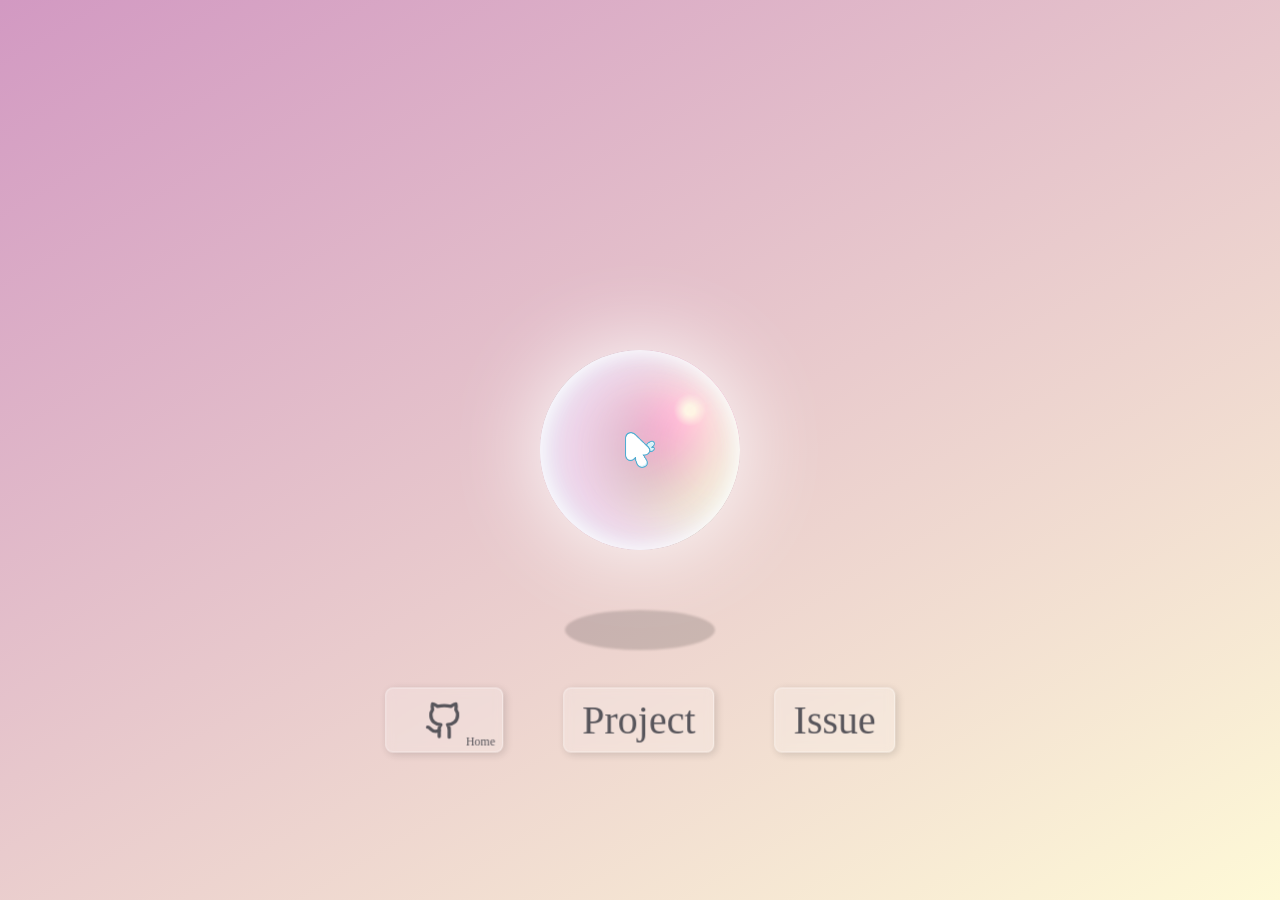
<file: index.html>
<!doctype html>
<html lang="en">

<head>
  <meta charset="UTF-8" />
  <meta name="viewport" content="width=device-width, initial-scale=1.0" />
  <title>Document</title>
  <link rel="stylesheet" href="des/2.css" />
  <link rel="stylesheet" href="des/decoration.css" />
  <link rel="stylesheet" href="des/github icons.css" />
  <link rel="stylesheet" href="des/鼠标跟随.css" />
  <script src="des/keep-clear.js" defer></script>
  <script src="des/鼠标跟随.js" defer></script>
  <style></style>
</head>

<body>
  <img id="cursor-img" src="image/光标.png" alt="" />
  <div class="container">
    <div class="bubble"></div>
    <div class="shadow"></div>
  </div>
  <ul>
    <li><a href="https://github.com/zmdlb7h-spec" class="github-icon" aria-label="GitHub">
        <svg xmlns="http://www.w3.org/2000/svg" width="40" height="40" viewBox="0 0 24 24" fill="none"
          stroke="currentColor" stroke-width="2" stroke-linecap="round" stroke-linejoin="round">
          <defs>
            <!-- 用身体轮廓做精确裁剪蒙版 -->
            <clipPath id="gh-body-clip">
              <path
                d="M15 22v-4a4.8 4.8 0 0 0-1-3.5c3 0 6-2 6-5.5.08-1.25-.27-2.48-1-3.5.28-1.15.28-2.35 0-3.5 0 0-1 0-3 1.5-2.64-.5-5.36-.5-8 0C6 2 5 2 5 2c-.3 1.15-.3 2.35 0 3.5A5.403 5.403 0 0 0 4 9c0 3.5 3 5.5 6 5.5-.39.49-.68 1.05-.85 1.65-.17.6-.22 1.23-.15 1.85v4Z" />
            </clipPath>
          </defs>

          <g class="gh-cat">
            <!-- 1. 身体内部的纯黑液态填充层 -->
            <g clip-path="url(#gh-body-clip)">
              <path class="gh-liquid" fill="currentColor" stroke="none"
                d="M-24 2 q 6 -3.5 12 0 t 12 0 t 12 0 t 12 0 t 12 0 t 12 0 L 48 34 L -24 34 Z" />
            </g>

            <!-- 2. 身体外轮廓描边 -->
            <path class="gh-body" pathLength="1"
              d="M15 22v-4a4.8 4.8 0 0 0-1-3.5c3 0 6-2 6-5.5.08-1.25-.27-2.48-1-3.5.28-1.15.28-2.35 0-3.5 0 0-1 0-3 1.5-2.64-.5-5.36-.5-8 0C6 2 5 2 5 2c-.3 1.15-.3 2.35 0 3.5A5.403 5.403 0 0 0 4 9c0 3.5 3 5.5 6 5.5-.39.49-.68 1.05-.85 1.65-.17.6-.22 1.23-.15 1.85v4" />

            <!-- 3. 尾巴 -->
            <path class="gh-tail" pathLength="1" d="M9 18c-4.51 2-5-2-7-2" />
          </g>
        </svg>
        <span id="t1">Home</span></a></li>
    <li><a href="../project/index.html">Project</a></li>
    <li><a href="https://github.com/zmdlb7h-spec/zmdlb7h-spec.github.io/issues">Issue</a></li>
  </ul>
  <div style="position: absolute; top: 20px; left: 20px; z-index: 10">
  </div>
</body>

</html>
</file>
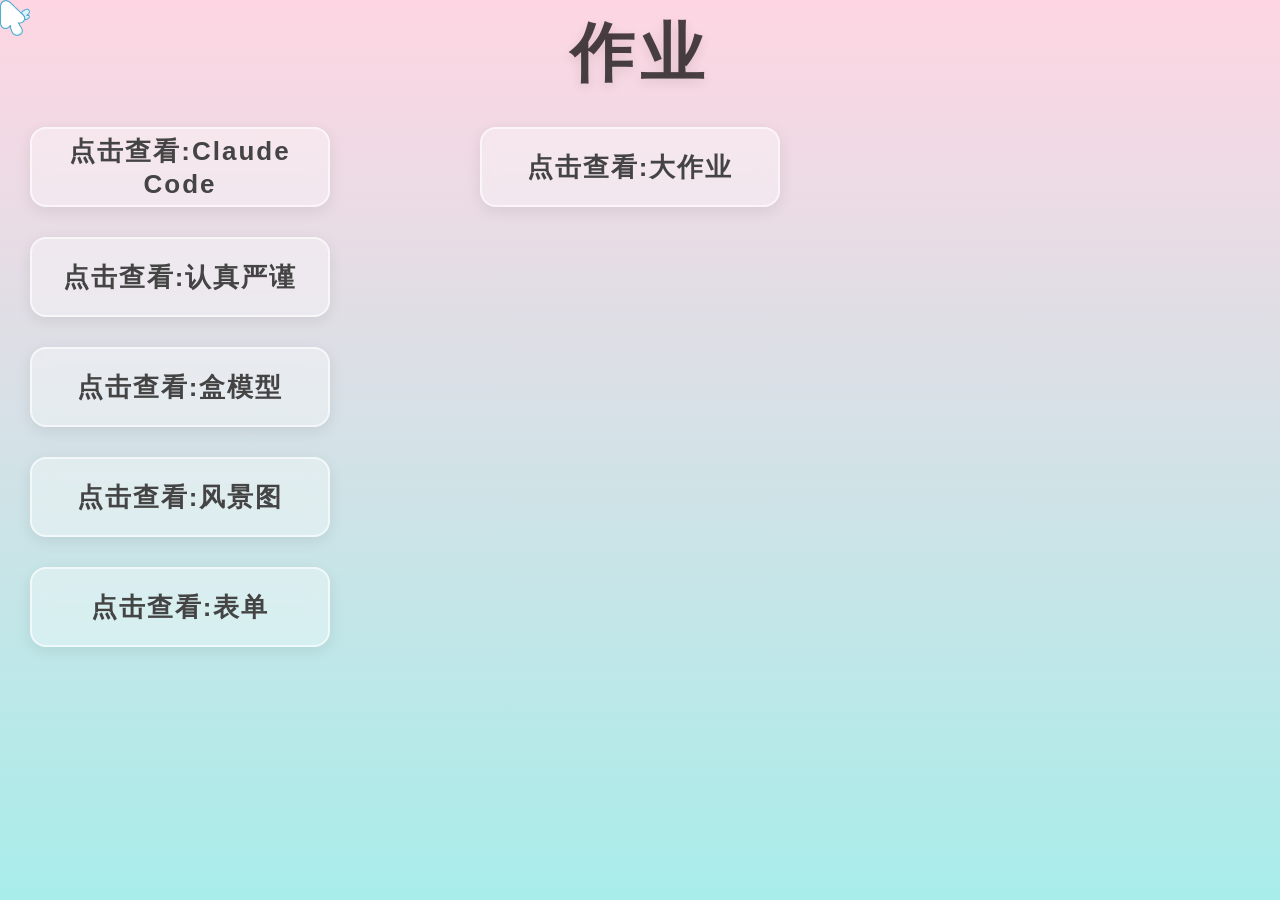
<file: project/index.html>
<!doctype html>
<html lang="en">

<head>
  <meta charset="UTF-8" />
  <meta name="viewport" content="width=device-width, initial-scale=1.0" />
  <title>作业</title>
  <link rel="stylesheet" href="../des/project.css" />
  <link rel="stylesheet" href="../des/鼠标跟随.css" />
  <script src="../des/鼠标跟随.js" defer></script>
</head>

<body>
  <img id="cursor-img" src="../image/光标.png" alt="" onerror="document.body.style.cursor = 'auto'" />
  <h1>作业</h1>
  <ul>
    <li class="p1"><a href="./1.html">点击查看:Claude Code</a></li>
    <li class="p1"><a href="./2.html">点击查看:认真严谨</a></li>
    <li class="p1"><a href="./3.html">点击查看:盒模型</a></li>
    <li class="p1"><a href="./4.html">点击查看:风景图</a></li>
    <li class="p2"><a href="./5.html">点击查看:表单</a></li>
    <li class="p2"><a href="../大作业/主页面.html">点击查看:大作业</a></li>
    <li class="nav-p1 mobile-only"><a href="#" onclick="goPage(2);return false">下一页 →</a></li>
    <li class="nav-p2 mobile-only"><a href="#" onclick="goPage(1);return false">← 上一页</a></li>
  </ul>
  <script>
    function goPage(n) {
      document.body.classList.toggle('page2-active', n === 2);
      window.scrollTo({ top: 0, behavior: 'smooth' });
    }
    window.addEventListener('resize', function () {
      if (window.innerWidth > 768) {
        document.body.classList.remove('page2-active');
      }
    });
  </script>
</body>

</html>
</file>
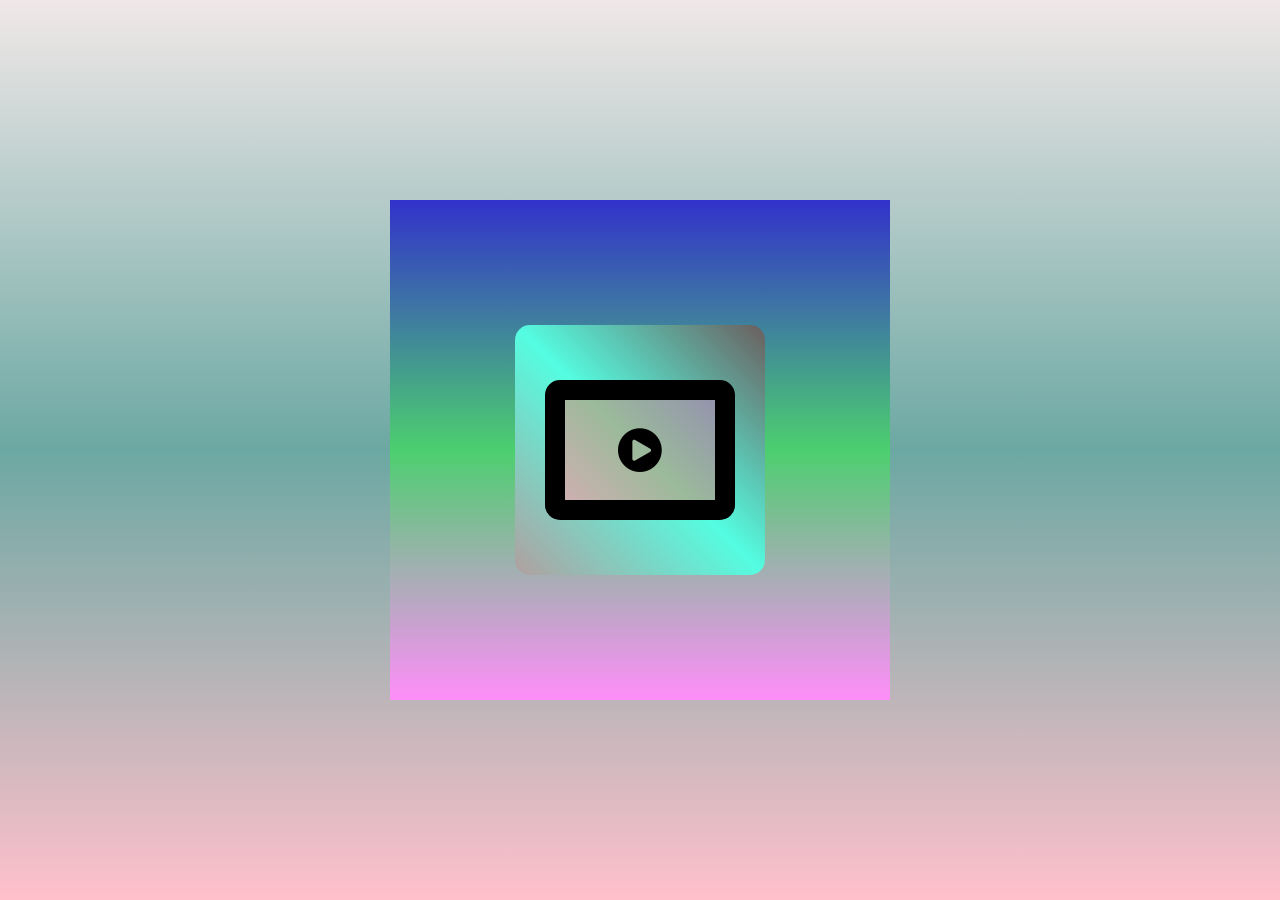
<file: 小盒子.html>
<!doctype html>
<html lang="en">
  <head>
    <meta charset="UTF-8" />
    <meta name="viewport" content="width=device-width, initial-scale=1.0" />
    <link rel="stylesheet" href="./font/iconfont.css" />
    <title>盒模型</title>
    <style>
      * {
        margin: 0;
        padding: 0;
      }
      body {
        margin: 0;
        height: 100vh;
        display: flex;
        justify-content: center;
        align-items: center;
        background: linear-gradient(
          rgb(240, 232, 232),
          rgb(108, 168, 163),
          pink
        );
      }
      div {
        display: flex;
        justify-content: center;
        align-items: center;
        border-radius: 15px;
      }
      #a1 {
        background: linear-gradient(
          rgb(50, 50, 203),
          rgb(76, 207, 111),
          rgb(255, 142, 249)
        );
        width: 500px;
        height: 500px;
        border-radius: 0%;
      }
      #a2 {
        background: linear-gradient(
          45deg,
          rgb(177, 159, 159),
          rgb(84, 253, 225),
          rgb(107, 94, 94)
        );
        width: 250px;
        height: 250px;
      }
      #a3 {
        background: linear-gradient(
          45deg,
          rgb(205, 176, 176),
          rgb(155, 186, 155),
          rgb(148, 148, 173)
        );
        width: 150px;
        height: 100px;
        border: 20px solid black;
      }
      #a4 > .iconfont {
        font-size: 50px;
      }
    </style>
  </head>
  <body>
    <div id="a1">
      <div id="a2">
        <div id="a3">
          <div id="a4">
            <span class="iconfont icon-bofang"></span>
          </div>
        </div>
      </div>
    </div>
  </body>
</html>
</file>
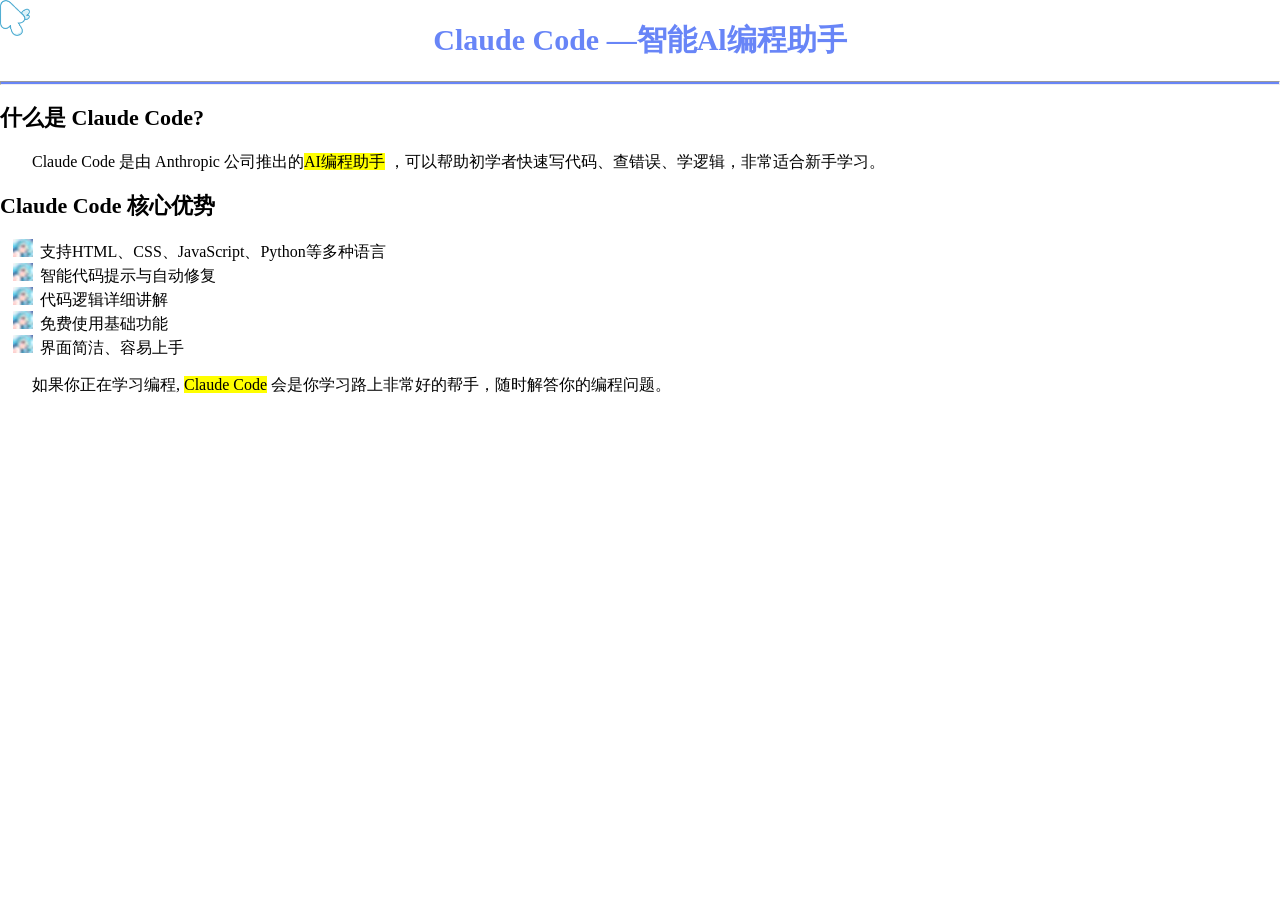
<file: project/1.html>
<!doctype html>
<html lang="en">
  <head>
    <meta charset="UTF-8" />
    <meta name="viewport" content="width=device-width, initial-scale=1.0" />
    <title>claude code</title>
    <link rel="stylesheet" href="../des/鼠标跟随.css" />
    <script src="../des/鼠标跟随.js" defer></script>
    <style>
      b {
        line-height: 1.8;
      }
      #s1 {
        color: rgb(104, 133, 247);
        font-size: 30px;
        text-align: center;
      }
      .yellow {
        background-color: yellow;
      }
      p {
        text-indent: 2em;
        font-size: 16px;
      }
      h2 {
        font-size: 22px;
      }
      ul {
        font-size: 16px;
        list-style-image: url(../image/7.jpg);
      }
    </style>
  </head>
  <body>
    <img id="cursor-img" src="../image/光标.png" alt="" onerror="document.body.style.cursor='auto'" />
    <h1 id="s1">Claude Code —智能Al编程助手</h1>
    <hr style="height: 2px; background-color: rgb(104, 133, 247)" />
    <h2>什么是 Claude Code?</h2>
    <p class="content">
      Claude Code 是由 Anthropic 公司推出的<span class="yellow"
        >AI编程助手</span
      >
      ，可以帮助初学者快速写代码、查错误、学逻辑，非常适合新手学习。
    </p>
    <h2>Claude Code 核心优势</h2>
    <ul>
      <li>支持HTML、CSS、JavaScript、Python等多种语言</li>
      <li>智能代码提示与自动修复</li>
      <li>代码逻辑详细讲解</li>
      <li>免费使用基础功能</li>
      <li>界面简洁、容易上手</li>
    </ul>
    <p class="content">
      如果你正在学习编程,
      <span class="yellow">Claude Code</span>
      会是你学习路上非常好的帮手，随时解答你的编程问题。
    </p>
  </body>
</html>
</file>
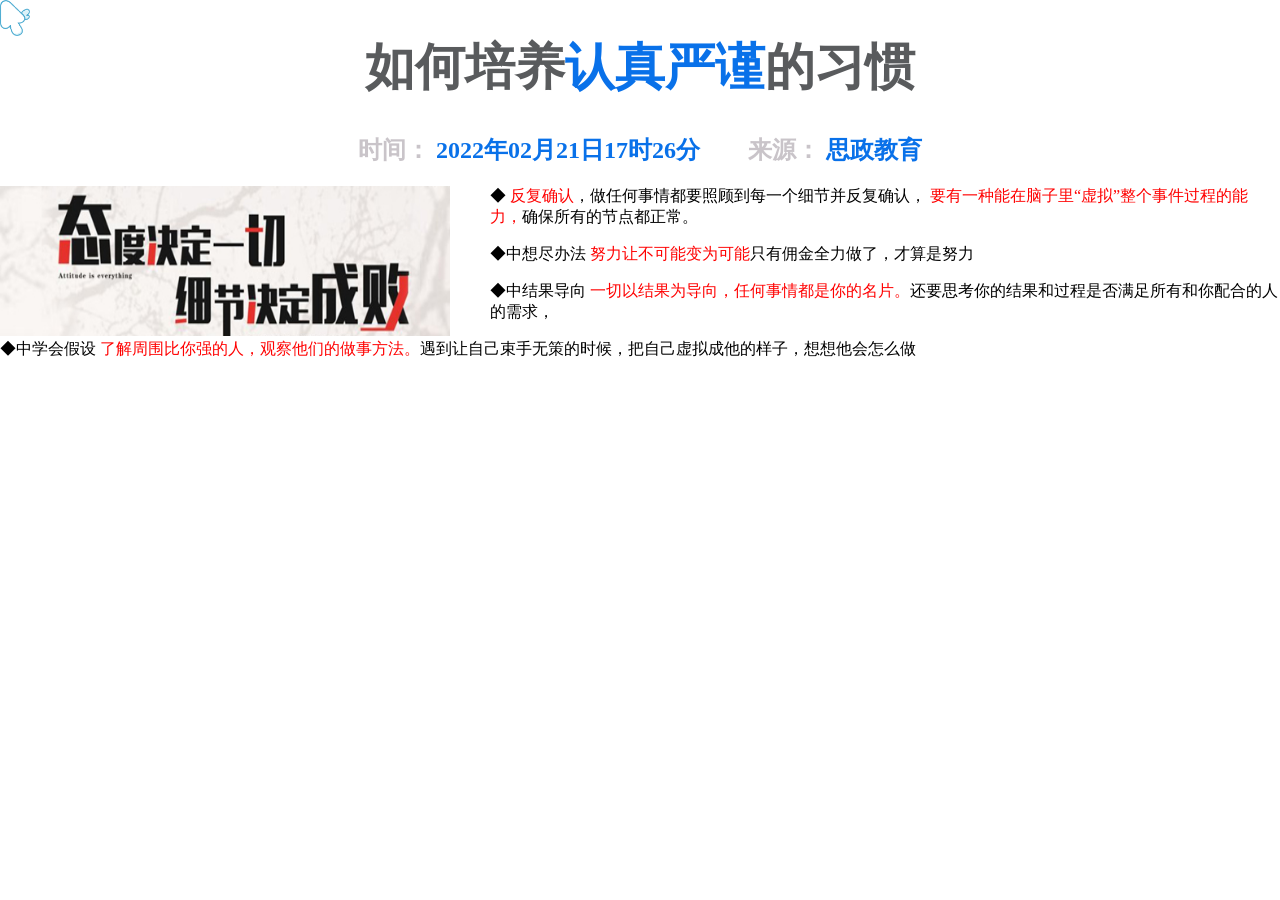
<file: project/2.html>
<!doctype html>
<html lang="en">
  <head>
    <meta charset="UTF-8" />
    <meta name="viewport" content="width=device-width, initial-scale=1.0" />
    <title>Document</title>
    <link rel="stylesheet" href="../des/鼠标跟随.css" />
    <script src="../des/鼠标跟随.js" defer></script>
    <style>
      img.content-img {
        width: 450px;
        height: 150px;
        float: left;
        margin-right: 40px;
      }
      h1 {
        font-size: 50px;
        font-family: 楷体;
        font-weight: 1000;
      }
      h1 > span,
      h2 > span {
        color: rgb(9, 113, 233);
      }
      p > span {
        color: red;
      }
      .s1 {
        color: rgb(89, 91, 93);
      }
      h2 > .s1 {
        color: rgba(148, 138, 148, 0.5);
        font-family: 隶书;
      }
    </style>
  </head>
  <body>
    <img id="cursor-img" src="../image/光标.png" alt="" onerror="document.body.style.cursor='auto'" />
    <div>
      <h1 style="text-align: center">
        <span class="s1">如何培养</span><span>认真严谨</span
        ><span class="s1">的习惯</span>
      </h1>
      <h2 style="text-align: center">
        <span class="s1">时间：</span>
        <span>2022年02月21日17时26分</span
        >&nbsp;&nbsp;&nbsp;&nbsp;&nbsp;&nbsp;&nbsp;&nbsp;<span class="s1"
          >来源：</span
        >
        <span>思政教育</span>
      </h2>
      <img class="content-img" src="../image/3.jpeg" alt="" />
      <p>
        ◆ <span>反复确认</span>，做任何事情都要照顾到每一个细节并反复确认，
        <span>要有一种能在脑子里“虚拟”整个事件过程的能力，</span
        >确保所有的节点都正常。
      </p>
      <p>
        ◆中想尽办法
        <span>努力让不可能变为可能</span>只有佣金全力做了，才算是努力
      </p>
      <p>
        ◆中结果导向
        <span>一切以结果为导向，任何事情都是你的名片。</span
        >还要思考你的结果和过程是否满足所有和你配合的人的需求，
      </p>
      <p>
        ◆中学会假设
        <span>了解周围比你强的人，观察他们的做事方法。</span
        >遇到让自己束手无策的时候，把自己虚拟成他的样子，想想他会怎么做
      </p>
    </div>
  </body>
</html>
</file>
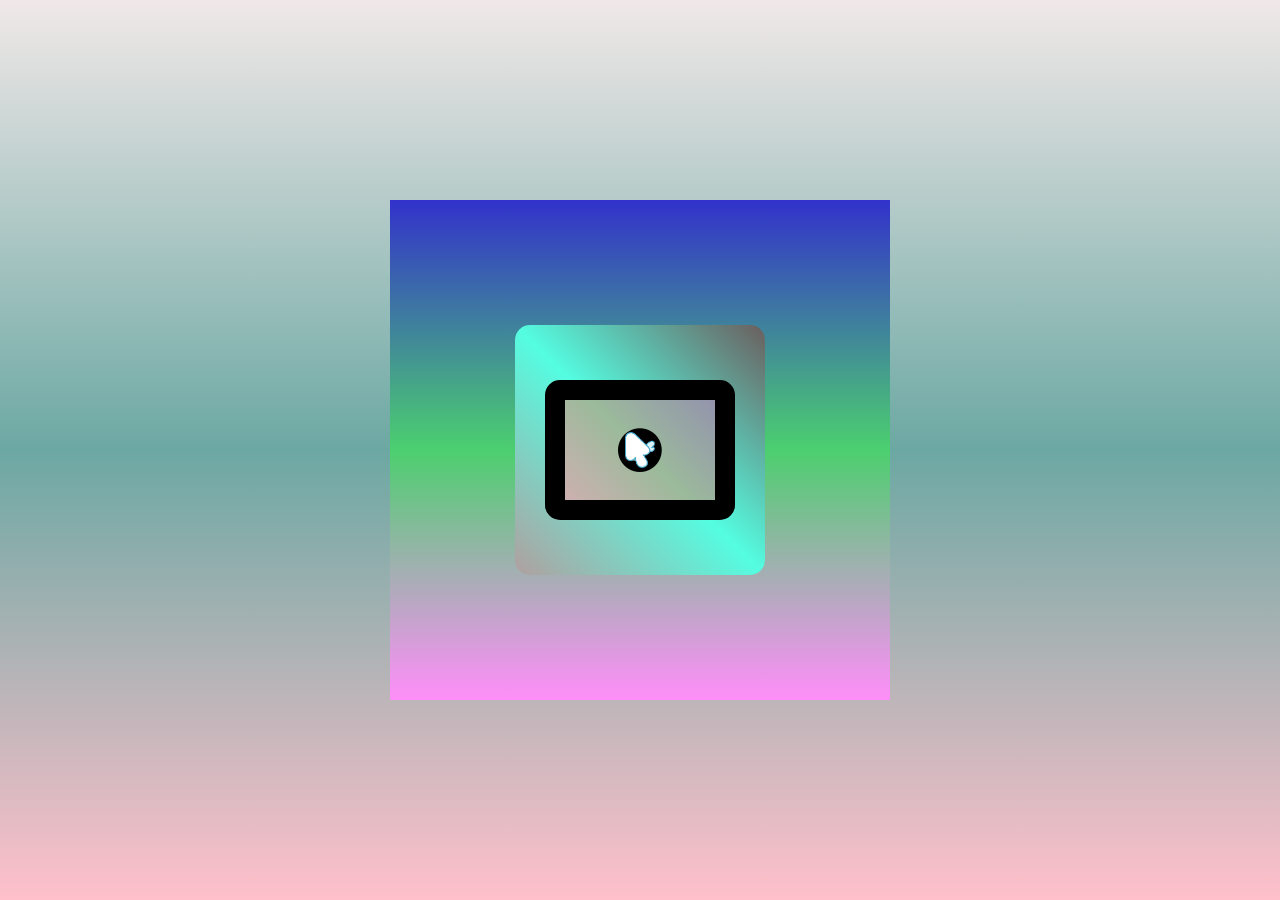
<file: project/3.html>
<!doctype html>
<html lang="en">
  <head>
    <meta charset="UTF-8" />
    <meta name="viewport" content="width=device-width, initial-scale=1.0" />
    <link rel="stylesheet" href="../font/iconfont.css" />
    <title>盒模型</title>
    <link rel="stylesheet" href="../des/鼠标跟随.css" />
    <script src="../des/鼠标跟随.js" defer></script>
    <style>
      * {
        margin: 0;
        padding: 0;
      }
      body {
        margin: 0;
        height: 100vh;
        display: flex;
        justify-content: center;
        align-items: center;
        background: linear-gradient(
          rgb(240, 232, 232),
          rgb(108, 168, 163),
          pink
        );
      }
      div {
        display: flex;
        justify-content: center;
        align-items: center;
        border-radius: 15px;
      }
      #a1 {
        background: linear-gradient(
          rgb(50, 50, 203),
          rgb(76, 207, 111),
          rgb(255, 142, 249)
        );
        width: 500px;
        height: 500px;
        border-radius: 0%;
      }
      #a2 {
        background: linear-gradient(
          45deg,
          rgb(177, 159, 159),
          rgb(84, 253, 225),
          rgb(107, 94, 94)
        );
        width: 250px;
        height: 250px;
      }
      #a3 {
        background: linear-gradient(
          45deg,
          rgb(205, 176, 176),
          rgb(155, 186, 155),
          rgb(148, 148, 173)
        );
        width: 150px;
        height: 100px;
        border: 20px solid black;
      }
      #a4 > .iconfont {
        font-size: 50px;
      }
    </style>
  </head>
  <body>
    <img id="cursor-img" src="../image/光标.png" alt="" onerror="document.body.style.cursor='auto'" />
    <div id="a1">
      <div id="a2">
        <div id="a3">
          <div id="a4">
            <span class="iconfont icon-bofang"></span>
          </div>
        </div>
      </div>
    </div>
  </body>
</html>
</file>
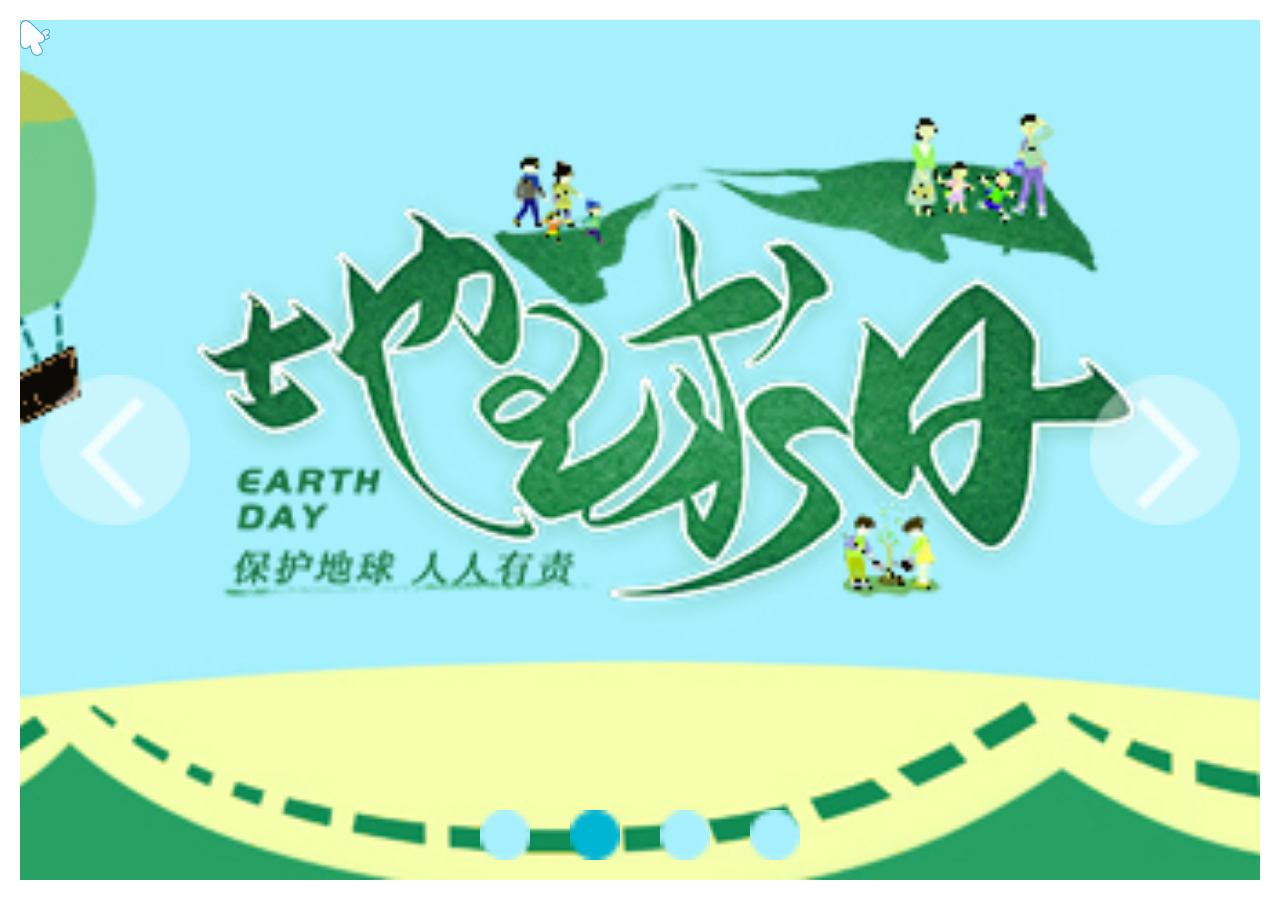
<file: project/4.html>
<!doctype html>
<html lang="en">
  <head>
    <meta charset="UTF-8" />
    <meta name="viewport" content="width=device-width, initial-scale=1.0" />
    <title>Document</title>
    <link rel="stylesheet" href="../des/鼠标跟随.css" />
    <script src="../des/鼠标跟随.js" defer></script>
    <style>
      * {
        box-sizing: border-box;
        margin: 0;
        padding: 0;
      }
      body {
        margin: 0;
        padding: 20px;
        background: white;
        height: 100vh;
        overflow: hidden;
      }
      .background {
        background: url(../image/4.图片/banner1.jpg) no-repeat center / cover;
        height: 100%;
        position: relative;
      }
      .a1 {
        width: 150px;
        height: 150px;
        background: url(../image/4.图片/arrow1.png) no-repeat center/cover;
        position: absolute;
        top: 50%;
        transform: translateY(-50%);
        left: 20px;
      }
      .a2 {
        width: 150px;
        height: 150px;
        background: url(../image/4.图片/arrow2.png) no-repeat center/cover;
        position: absolute;
        top: 50%;
        transform: translateY(-50%);
        right: 20px;
      }
      .point {
        position: absolute;
        bottom: 20px;
        left: 50%;
        display: flex;
        transform: translateX(-50%);
      }
      .point div {
        width: 50px;
        height: 50px;
        margin: 0 20px;
        background-repeat: no-repeat;
        background-size: cover;
      }
    </style>
  </head>
  <body>
    <img
      id="cursor-img"
      src="../image/光标.png"
      onerror="document.body.style.cursor = 'auto'"
    />
    <div class="background">
      <div class="a1"></div>
      <div class="a2"></div>
      <div class="point">
        <div
          class="a3"
          style="background-image: url(../image/4.图片/point1.png)"
        ></div>
        <div
          class="a4"
          style="background-image: url(../image/4.图片/point2.png)"
        ></div>
        <div
          class="a5"
          style="background-image: url(../image/4.图片/point1.png)"
        ></div>
        <div
          class="a6"
          style="background-image: url(../image/4.图片/point1.png)"
        ></div>
      </div>
    </div>
  </body>
</html>
</file>
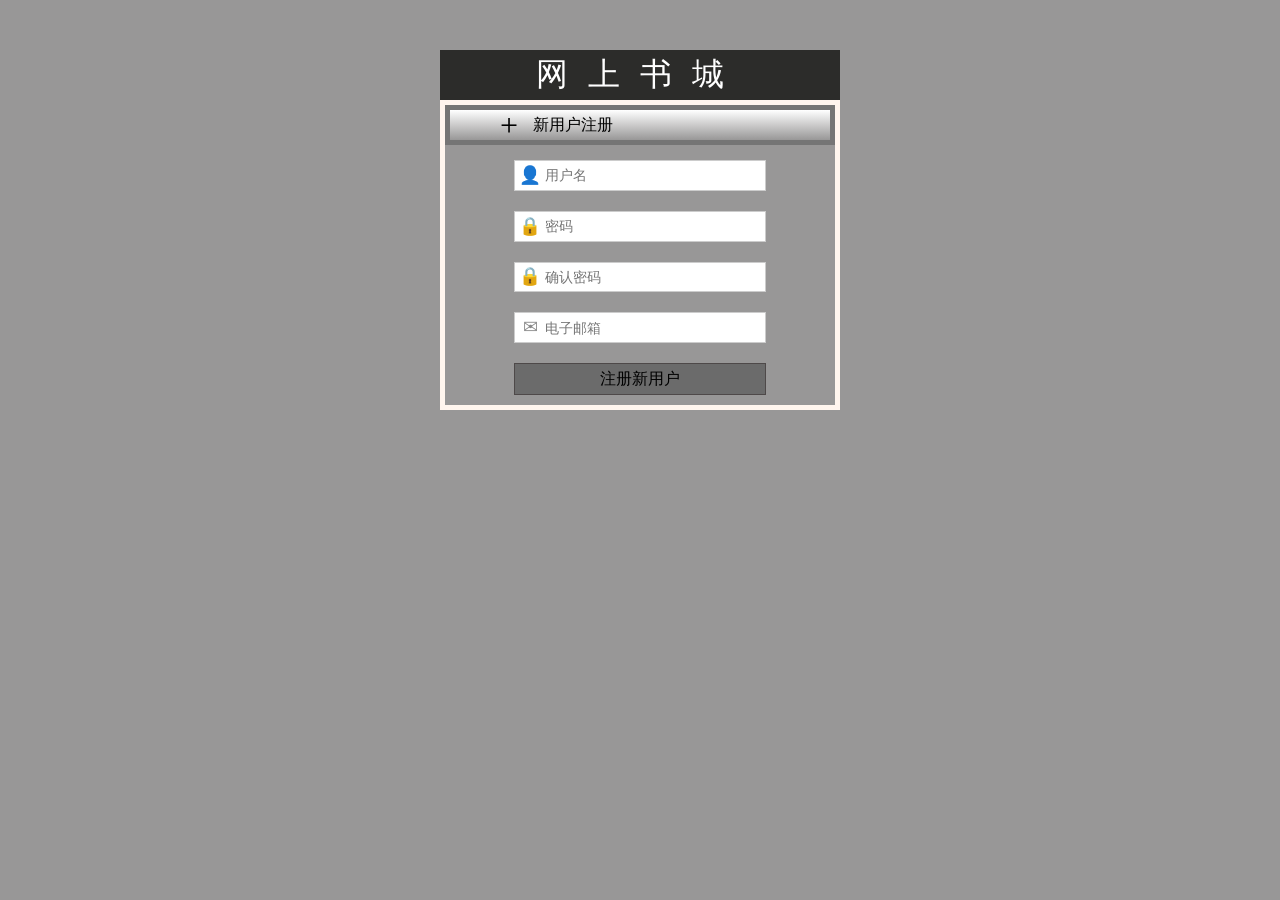
<file: project/5.html>
<!DOCTYPE html>
<html lang="en">

<head>
    <meta charset="UTF-8">
    <meta name="viewport" content="width=device-width, initial-scale=1.0">
    <title>表单</title>
    <style>
        * {
            margin: 0;
            padding: 0;
        }

        body {
            background-color: rgb(152, 151, 151);
            flex-direction: column;
            display: flex;
            align-items: center;
        }

        #head {
            width: 400px;
            height: 50px;
            background-color: rgb(44, 44, 42);
            position: relative;
            top: 50px;
            display: flex;
            justify-content: center;
            align-items: center;
        }

        #head span {
            font-size: 2em;
            color: #ffffff;
            font-family: 隶书;
            letter-spacing: 20px;
        }

        .content {
            position: relative;
            top: 50px;
            width: 390px;
            height: 300px;
            background-color: rgb(152, 151, 151);
            border: 5px solid seashell;
            display: flex;
            justify-content: center;
        }

        #a1 {
            width: 98%;
            height: 10%;
            background: linear-gradient(white, rgb(152, 151, 151));
            border: 5px solid rgb(117, 117, 117);
            display: flex;
            align-items: center;
        }

        #a1>span:nth-child(1) {
            font-size: 2em;
            position: relative;
            left: 50px;
        }

        #a1>span:nth-child(2) {
            font-size: 1em;
            position: relative;
            left: 65px;
        }

        #a2 {
            width: 100%;
            height: 85%;
            position: absolute;
            top: 15%;
            display: flex;
            flex-direction: column;
            align-items: center;


        }

        #a2 div {
            width: 250px;
            height: 30px;
            margin: 10px 0;
            display: flex;
            align-items: center;
            border: 1px solid #ccc;
            background-color: #fff;
        }

        #a2 .icon {
            width: 30px;
            text-align: center;
            font-size: 1.1em;
            color: #888;
        }

        #a2 input {
            flex: 1;
            border: none;
            outline: none;
            height: 100%;
            background: transparent;
            font-size: 0.9em;
        }

        #a2 button {
            width: 100%;
            height: 30px;
            border: none;
            background-color: rgb(107, 107, 107);
            color: #000000;
            font-size: 1em;
            cursor: pointer;
        }

        #a2 div:last-child {
            border: 1px rgb(78, 73, 73)solid;
        }
    </style>
</head>

<body>
    <div id="head">
        <span>网上书城</span>
    </div>
    <div class="content">
        <div id="a1"><span>+</span><span>新用户注册</span></div>
        <div id="a2">
            <div><span class="icon">👤</span><input type="text" placeholder="用户名"></div>
            <div><span class="icon">🔒</span><input type="password" placeholder="密码"></div>
            <div><span class="icon">🔒</span><input type="password" placeholder="确认密码"></div>
            <div><span class="icon">✉</span><input type="text" placeholder="电子邮箱"></div>
            <div><button>注册新用户</button></div>
        </div>
    </div>
</body>

</html>
</file>
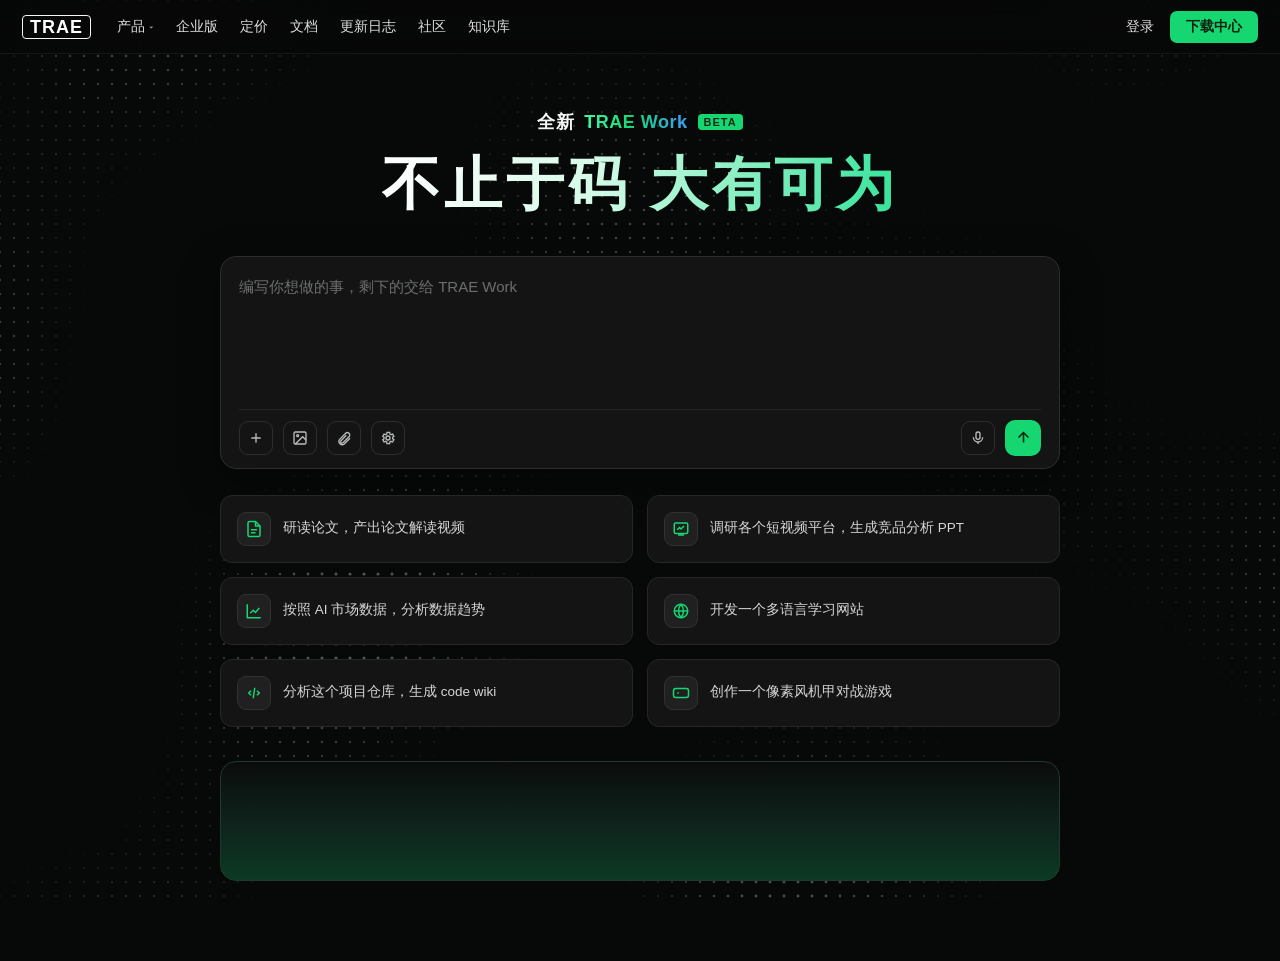
<file: work/work.html>
<!DOCTYPE html>
<html lang="zh-CN">

<head>
  <meta charset="UTF-8">
  <meta name="viewport" content="width=device-width, initial-scale=1.0">
  <title>TRAE Work · 不止于码 大有可为</title>
  <style>
    :root {
      --bg: #070808;
      --panel: #141414;
      --panel-line: #2a2a2a;
      --text: #f5f5f5;
      --muted: #8a8f8b;
      --green: #16d672;
    }

    * {
      box-sizing: border-box;
      margin: 0;
      padding: 0;
    }

    body {
      background: var(--bg);
      color: var(--text);
      font-family: "PingFang SC", "Microsoft YaHei", "Helvetica Neue", Arial, sans-serif;
      -webkit-font-smoothing: antialiased;
      padding-top: 54px;
      min-height: 100vh;
    }

    #bg {
      position: fixed;
      inset: 0;
      width: 100%;
      height: 100%;
      z-index: -1;
    }

    .nav {
      position: fixed;
      top: 0;
      left: 0;
      right: 0;
      z-index: 100;
      display: flex;
      align-items: center;
      justify-content: space-between;
      height: 54px;
      padding: 0 22px;
      background: rgba(7, 8, 8, .72);
      backdrop-filter: blur(10px);
      -webkit-backdrop-filter: blur(10px);
      border-bottom: 1px solid rgba(255, 255, 255, .06);
    }

    .nav-left {
      display: flex;
      align-items: center;
      gap: 26px;
    }

    .logo {
      font-weight: 800;
      font-size: 18px;
      letter-spacing: 1px;
      border: 1.5px solid var(--text);
      padding: 2px 7px;
      border-radius: 4px;
      line-height: 1;
    }

    .menu {
      display: flex;
      align-items: center;
      gap: 22px;
    }

    .menu a,
    .menu-item {
      color: var(--text);
      font-size: 13.5px;
      text-decoration: none;
      cursor: pointer;
      opacity: .9;
      white-space: nowrap;
    }

    .menu a:hover,
    .menu-item:hover {
      opacity: 1;
    }

    .menu-item {
      position: relative;
      display: flex;
      align-items: center;
      gap: 4px;
    }

    .caret {
      font-size: 9px;
      opacity: .7;
      transition: transform .2s;
    }

    .menu-item:hover .caret {
      transform: rotate(180deg);
    }

    .nav-right {
      display: flex;
      align-items: center;
      gap: 16px;
    }

    .login {
      color: var(--text);
      font-size: 13.5px;
      text-decoration: none;
      opacity: .9;
    }

    .btn-green {
      background: var(--green);
      color: #06210f;
      font-size: 13.5px;
      font-weight: 600;
      text-decoration: none;
      padding: 7px 16px;
      border-radius: 7px;
      display: inline-flex;
      align-items: center;
      gap: 6px;
      cursor: pointer;
      border: none;
      transition: filter .15s;
    }

    .btn-green:hover {
      filter: brightness(1.08);
    }

    .dropdown {
      position: absolute;
      top: 30px;
      left: -12px;
      width: 248px;
      background: var(--panel);
      border: 1px solid var(--panel-line);
      border-radius: 12px;
      padding: 8px;
      opacity: 0;
      visibility: hidden;
      transform: translateY(-6px);
      transition: .18s ease;
      box-shadow: 0 18px 40px rgba(0, 0, 0, .55);
    }

    .menu-item:hover .dropdown {
      opacity: 1;
      visibility: visible;
      transform: translateY(0);
    }

    .dd-item {
      display: flex;
      gap: 11px;
      padding: 9px 10px;
      border-radius: 8px;
      cursor: pointer;
    }

    .dd-item:hover {
      background: rgba(255, 255, 255, .05);
    }

    .dd-icon {
      flex: none;
      width: 30px;
      height: 30px;
      border-radius: 8px;
      background: #222;
      border: 1px solid #313131;
      display: flex;
      align-items: center;
      justify-content: center;
      color: #cfcfcf;
    }

    .dd-text {
      display: flex;
      flex-direction: column;
      gap: 3px;
    }

    .dd-title {
      display: flex;
      align-items: center;
      gap: 7px;
      font-size: 13.5px;
      font-weight: 600;
      color: var(--text);
    }

    .badge-new {
      font-size: 9px;
      font-weight: 700;
      color: var(--green);
      border: 1px solid rgba(22, 214, 114, .5);
      border-radius: 4px;
      padding: 1px 4px;
      letter-spacing: .5px;
    }

    .dd-sub {
      font-size: 11.5px;
      color: var(--muted);
    }

    .grad {
      background: linear-gradient(90deg, #46f5a3 0%, #16d672 45%, #3aa0ff 100%);
      -webkit-background-clip: text;
      background-clip: text;
      -webkit-text-fill-color: transparent;
      color: transparent;
    }

    .wrap {
      max-width: 880px;
      margin: 0 auto;
      padding: 56px 20px 80px;
      display: flex;
      flex-direction: column;
      align-items: center;
    }

    .eyebrow {
      display: inline-flex;
      align-items: center;
      gap: 10px;
      font-size: 18px;
      font-weight: 700;
      letter-spacing: .5px;
      margin-bottom: 18px;
    }

    .eyebrow .cn {
      color: var(--text);
    }

    .beta {
      font-size: 11px;
      font-weight: 700;
      letter-spacing: 1px;
      color: #0c2b1a;
      background: var(--green);
      border-radius: 4px;
      padding: 2px 6px;
    }

    .headline {
      font-size: 58px;
      font-weight: 800;
      letter-spacing: 4px;
      line-height: 1.1;
      text-align: center;
      margin-bottom: 40px;
      background: linear-gradient(100deg, #ffffff 0%, #d7fbe9 40%, #34e39a 100%);
      -webkit-background-clip: text;
      background-clip: text;
      -webkit-text-fill-color: transparent;
      color: transparent;
    }

    .composer {
      width: 100%;
      background: var(--panel);
      border: 1px solid #2c2c2c;
      border-radius: 16px;
      padding: 18px 18px 12px;
      box-shadow: 0 12px 40px rgba(0, 0, 0, .4);
    }

    .composer textarea {
      width: 100%;
      min-height: 120px;
      resize: none;
      background: transparent;
      border: none;
      outline: none;
      color: var(--text);
      font-size: 15px;
      line-height: 1.6;
      font-family: inherit;
    }

    .composer textarea::placeholder {
      color: #6c706d;
    }

    .toolbar {
      display: flex;
      align-items: center;
      justify-content: space-between;
      margin-top: 10px;
      padding-top: 10px;
      border-top: 1px solid #242424;
    }

    .tool-left,
    .tool-right {
      display: flex;
      align-items: center;
      gap: 10px;
    }

    .icon-btn {
      width: 34px;
      height: 34px;
      border-radius: 9px;
      display: flex;
      align-items: center;
      justify-content: center;
      background: transparent;
      border: 1px solid #2e2e2e;
      color: #b9bdba;
      cursor: pointer;
      transition: .15s;
    }

    .icon-btn:hover {
      background: #1e1e1e;
      color: var(--text);
    }

    .send-btn {
      width: 36px;
      height: 36px;
      border-radius: 10px;
      border: none;
      cursor: pointer;
      background: var(--green);
      color: #06210f;
      display: flex;
      align-items: center;
      justify-content: center;
      transition: filter .15s;
    }

    .send-btn:hover {
      filter: brightness(1.08);
    }

    .cards {
      width: 100%;
      margin-top: 26px;
      display: flex;
      flex-wrap: wrap;
      gap: 14px;
    }

    .card {
      flex: 1 1 calc(50% - 7px);
      min-width: 260px;
      display: flex;
      align-items: center;
      gap: 12px;
      background: var(--panel);
      border: 1px solid #262626;
      border-radius: 12px;
      padding: 16px 16px;
      cursor: pointer;
      color: var(--text);
      transition: .18s;
    }

    .card:hover {
      background: #1b1b1b;
      border-color: #3a3a3a;
      transform: translateY(-2px);
    }

    .card-ic {
      flex: none;
      width: 34px;
      height: 34px;
      border-radius: 9px;
      background: #202020;
      border: 1px solid #313131;
      display: flex;
      align-items: center;
      justify-content: center;
      color: var(--green);
    }

    .card-txt {
      font-size: 13.5px;
      color: #d6d6d6;
      line-height: 1.4;
    }

    .banner {
      width: 100%;
      margin-top: 34px;
      min-height: 120px;
      border-radius: 16px;
      border: 1px solid #1f3a2c;
      background: linear-gradient(to top, #0c3a24 0%, #0e241c 45%, #0a0c0b 100%);
      display: flex;
      align-items: center;
      justify-content: space-between;
      padding: 26px 30px;
      gap: 20px;
    }

    .banner-txt h3 {
      font-size: 20px;
      font-weight: 700;
      margin-bottom: 6px;
    }

    .banner-txt p {
      font-size: 13px;
      color: #9fc7b3;
    }

    @media (max-width:760px) {
      .menu {
        display: none;
      }

      .headline {
        font-size: 34px;
        letter-spacing: 2px;
      }

      .card {
        flex: 1 1 100%;
      }

      .banner {
        flex-direction: column;
        align-items: flex-start;
      }
    }
  </style>
</head>

<body>
  <canvas id="bg"></canvas>
  <header class="nav">
    <div class="nav-left">
      <div class="logo"><a href="./主页面.html" style="color: white; text-decoration: none;">TRAE</a></div>
      <nav class="menu">
        <div class="menu-item">产品 <span class="caret">▾</span>
          <div class="dropdown">
            <div class="dd-item">
              <div class="dd-icon"><svg viewBox="0 0 24 24" width="16" height="16" fill="none" stroke="currentColor"
                  stroke-width="2">
                  <rect x="3" y="4" width="18" height="14" rx="2" />
                  <path d="M8 20h8" />
                </svg></div>
              <div class="dd-text">
                <div class="dd-title">TRAE Work <span class="badge-new">NEW</span></div>
                <div class="dd-sub">AI 工作助手</div>
              </div>
            </div>
            <div class="dd-item">
              <div class="dd-icon"><svg viewBox="0 0 24 24" width="16" height="16" fill="none" stroke="currentColor"
                  stroke-width="2">
                  <path d="M8 9l-4 3 4 3M16 9l4 3-4 3M13 6l-2 12" />
                </svg></div>
              <div class="dd-text">
                <div class="dd-title">TRAE IDE</div>
                <div class="dd-sub">AI 原生 IDE</div>
              </div>
            </div>
            <div class="dd-item">
              <div class="dd-icon"><svg viewBox="0 0 24 24" width="16" height="16" fill="none" stroke="currentColor"
                  stroke-width="2">
                  <path d="M11 4H6a2 2 0 00-2 2v5m0 4v3a2 2 0 002 2h12a2 2 0 002-2v-7" />
                  <rect x="13" y="2" width="8" height="8" rx="1.5" />
                </svg></div>
              <div class="dd-text">
                <div class="dd-title">TRAE 插件</div>
                <div class="dd-sub">AI 编程助手</div>
              </div>
            </div>
          </div>
        </div>
        <a href="#">企业版</a>
        <a href="./定价.html">定价</a>
        <a href="#">文档</a>
        <a href="./更新日志.html">更新日志</a>
        <a href="#">社区</a>
        <a href="#">知识库</a>
      </nav>
    </div>
    <div class="nav-right">
      <a href="#" class="login">登录</a>
      <a href="#" class="btn-green">下载中心</a>
    </div>
  </header>

  <main class="wrap">
    <div class="eyebrow">
      <span class="cn">全新</span>
      <span class="grad">TRAE Work</span>
      <span class="beta">BETA</span>
    </div>
    <h1 class="headline">不止于码 大有可为</h1>
    <section class="composer">
      <textarea placeholder="编写你想做的事，剩下的交给 TRAE Work"></textarea>
      <div class="toolbar">
        <div class="tool-left">
          <button class="icon-btn" title="新建"><svg width="16" height="16" viewBox="0 0 24 24" fill="none"
              stroke="currentColor" stroke-width="2">
              <path d="M12 5v14M5 12h14" />
            </svg></button>
          <button class="icon-btn" title="上传图片"><svg width="16" height="16" viewBox="0 0 24 24" fill="none"
              stroke="currentColor" stroke-width="2">
              <rect x="3" y="3" width="18" height="18" rx="2" />
              <circle cx="8.5" cy="8.5" r="1.5" />
              <path d="M21 15l-5-5L5 21" />
            </svg></button>
          <button class="icon-btn" title="附件"><svg width="16" height="16" viewBox="0 0 24 24" fill="none"
              stroke="currentColor" stroke-width="2">
              <path d="M21 12.5l-8.5 8.5a5 5 0 01-7-7l9-9a3.5 3.5 0 015 5l-9 9a2 2 0 01-3-3l8-8" />
            </svg></button>
          <button class="icon-btn" title="设置"><svg width="16" height="16" viewBox="0 0 24 24" fill="none"
              stroke="currentColor" stroke-width="2">
              <circle cx="12" cy="12" r="3" />
              <path
                d="M19 12a7 7 0 00-.1-1l2-1.5-2-3.5-2.4 1a7 7 0 00-1.7-1l-.3-2.5h-4l-.3 2.5a7 7 0 00-1.7 1l-2.4-1-2 3.5 2 1.5a7 7 0 000 2l-2 1.5 2 3.5 2.4-1a7 7 0 001.7 1l.3 2.5h4l.3-2.5a7 7 0 001.7-1l2.4 1 2-3.5-2-1.5a7 7 0 00.1-1z" />
            </svg></button>
        </div>
        <div class="tool-right">
          <button class="icon-btn" title="语音输入"><svg width="16" height="16" viewBox="0 0 24 24" fill="none"
              stroke="currentColor" stroke-width="2">
              <rect x="9" y="3" width="6" height="11" rx="3" />
              <path d="M5 11a7 7 0 0014 0M12 18v3" />
            </svg></button>
          <button class="send-btn" title="发送"><svg width="17" height="17" viewBox="0 0 24 24" fill="none"
              stroke="currentColor" stroke-width="2.2">
              <path d="M12 19V5M5 12l7-7 7 7" />
            </svg></button>
        </div>
      </div>
    </section>
    <section class="cards">
      <div class="card">
        <div class="card-ic"><svg width="18" height="18" viewBox="0 0 24 24" fill="none" stroke="currentColor"
            stroke-width="2">
            <path d="M14 2H6a2 2 0 00-2 2v16a2 2 0 002 2h12a2 2 0 002-2V8z" />
            <path d="M14 2v6h6M8 13h8M8 17h6" />
          </svg></div>
        <div class="card-txt">研读论文，产出论文解读视频</div>
      </div>
      <div class="card">
        <div class="card-ic"><svg width="18" height="18" viewBox="0 0 24 24" fill="none" stroke="currentColor"
            stroke-width="2">
            <rect x="3" y="4" width="18" height="14" rx="2" />
            <path d="M8 20h8M12 18v2M7 13l3-3 2 2 4-4" />
          </svg></div>
        <div class="card-txt">调研各个短视频平台，生成竞品分析 PPT</div>
      </div>
      <div class="card">
        <div class="card-ic"><svg width="18" height="18" viewBox="0 0 24 24" fill="none" stroke="currentColor"
            stroke-width="2">
            <path d="M3 3v18h18" />
            <path d="M7 15l4-4 3 3 5-6" />
          </svg></div>
        <div class="card-txt">按照 AI 市场数据，分析数据趋势</div>
      </div>
      <div class="card">
        <div class="card-ic"><svg width="18" height="18" viewBox="0 0 24 24" fill="none" stroke="currentColor"
            stroke-width="2">
            <circle cx="12" cy="12" r="9" />
            <path d="M3 12h18M12 3a14 14 0 010 18M12 3a14 14 0 000 18" />
          </svg></div>
        <div class="card-txt">开发一个多语言学习网站</div>
      </div>
      <div class="card">
        <div class="card-ic"><svg width="18" height="18" viewBox="0 0 24 24" fill="none" stroke="currentColor"
            stroke-width="2">
            <path d="M8 9l-3 3 3 3M16 9l3 3-3 3M13 5l-2 14" />
          </svg></div>
        <div class="card-txt">分析这个项目仓库，生成 code wiki</div>
      </div>
      <div class="card">
        <div class="card-ic"><svg width="18" height="18" viewBox="0 0 24 24" fill="none" stroke="currentColor"
            stroke-width="2">
            <rect x="2" y="6" width="20" height="12" rx="3" />
            <path d="M7 12h2M8 11v2M15 11h.01M18 13h.01" />
          </svg></div>
        <div class="card-txt">创作一个像素风机甲对战游戏</div>
      </div>
    </section>
    <section class="banner">
      <div class="banner-txt">

      </div>

    </section>

  </main>

  <script>
    const canvas = document.getElementById('bg');
    const ctx = canvas.getContext('2d');
    let w, h, dpr;
    function resize() {
      dpr = Math.min(window.devicePixelRatio || 1, 2);
      w = canvas.clientWidth; h = canvas.clientHeight;
      canvas.width = w * dpr; canvas.height = h * dpr;
      ctx.setTransform(dpr, 0, 0, dpr, 0, 0);
    }
    function draw() {
      ctx.clearRect(0, 0, w, h);
      const gap = 14;
      for (let y = 0; y < h; y += gap) {
        for (let x = 0; x < w; x += gap) {
          const v = Math.sin(x * 0.012 + y * 0.006)
            + Math.sin(x * 0.006 - y * 0.011)
            + Math.sin((x + y) * 0.008);
          const m = (v + 3) / 6;
          if (m < 0.42) continue;
          const r = m * 1.6;
          const a = (m - 0.42) * 0.9;
          ctx.fillStyle = `rgba(150,170,160,${a.toFixed(3)})`;
          ctx.beginPath();
          ctx.arc(x, y, r, 0, Math.PI * 2);
          ctx.fill();
        }
      }
    }
    function init() { resize(); draw(); }
    window.addEventListener('resize', () => { resize(); draw(); });
    init();
  </script>
</body>

</html>
</file>
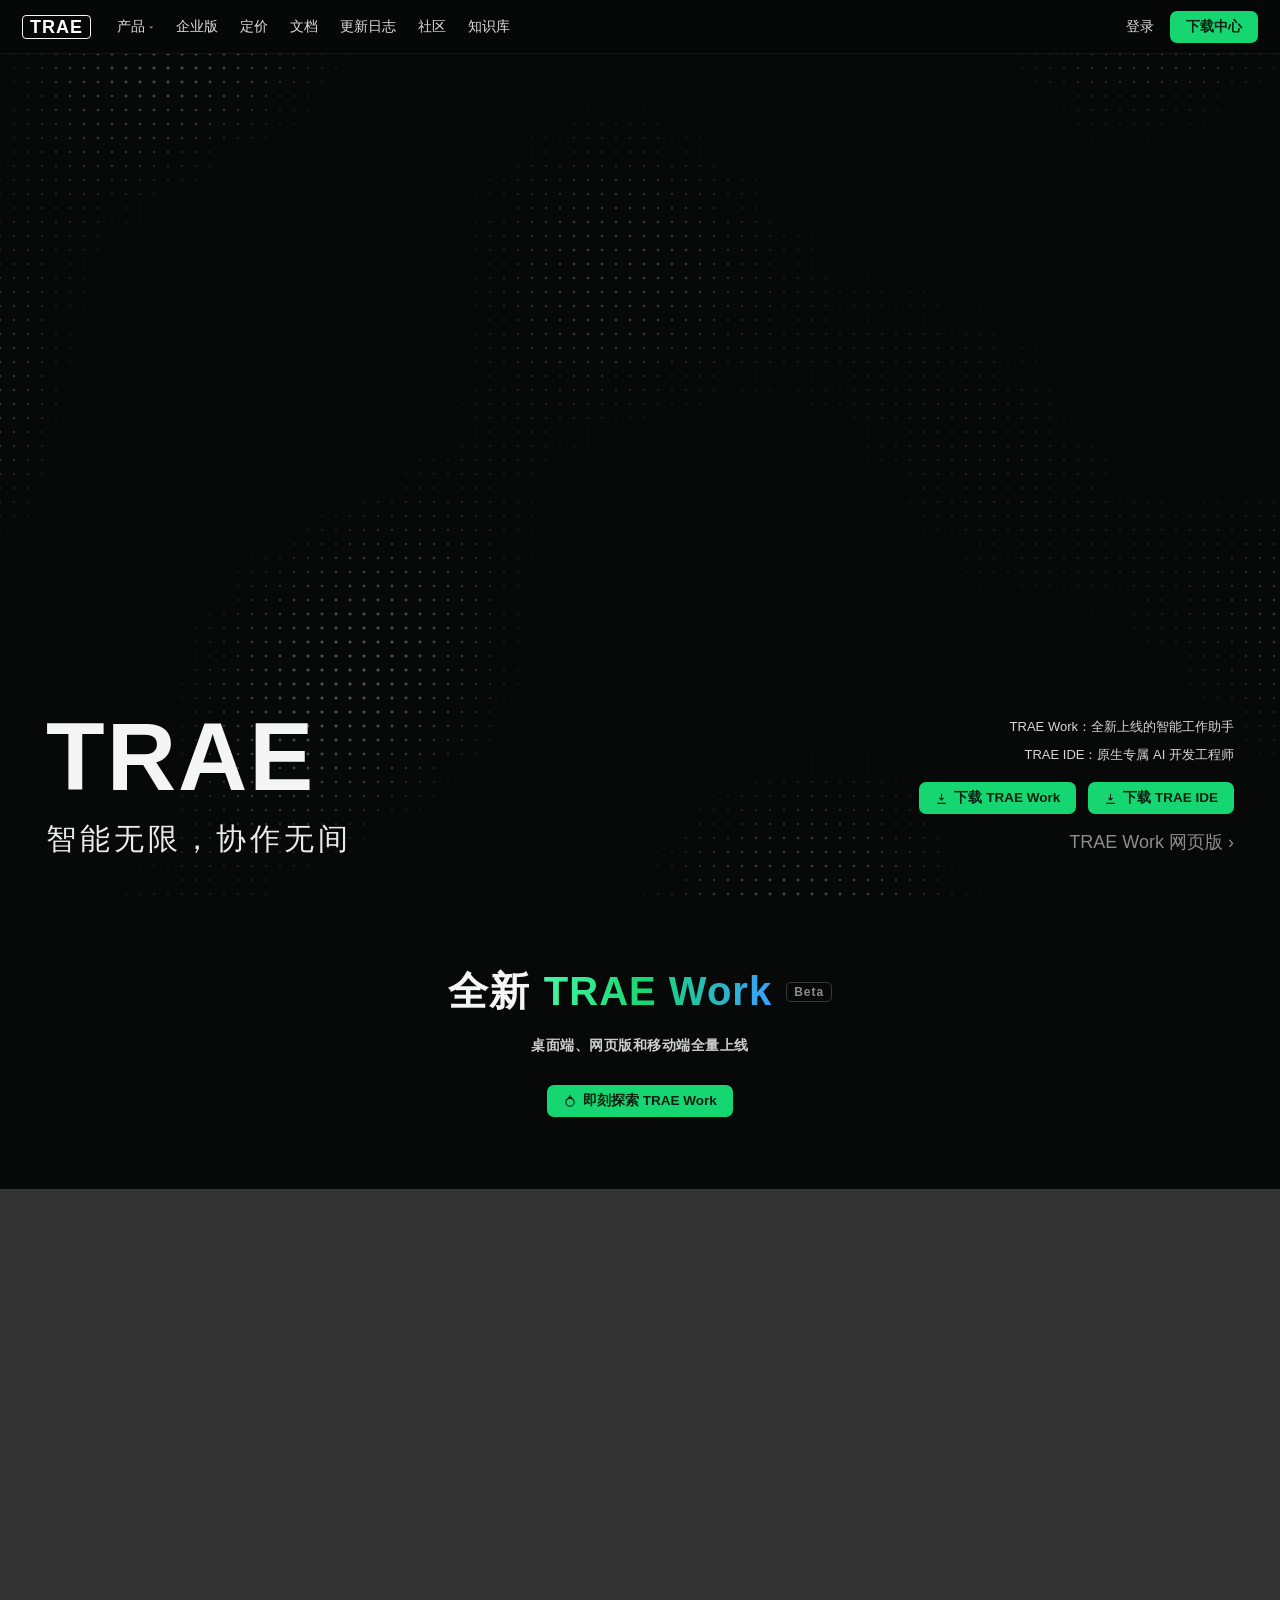
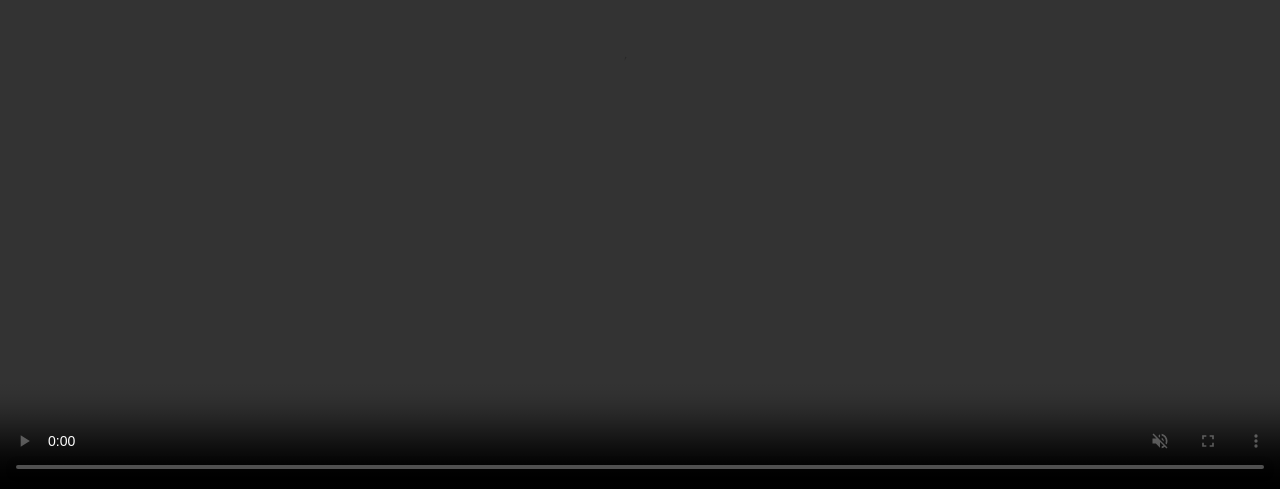
<file: work/主页面.html>
<!DOCTYPE html>
<html lang="zh-CN">

<head>
  <meta charset="UTF-8">
  <meta name="viewport" content="width=device-width, initial-scale=1.0">
  <title>TRAE</title>
  <style>
    :root {
      --bg: #070808;
      --panel: #161616;
      --panel-line: #2a2a2a;
      --text: #f5f5f5;
      --muted: #8a8f8b;
      --green: #16d672;
      --green-dark: #0d3a23;
    }

    * {
      box-sizing: border-box;
      margin: 0;
      padding: 0;
    }

    body {
      background: var(--bg);
      color: var(--text);
      font-family: "PingFang SC", "Microsoft YaHei", "Helvetica Neue", Arial, sans-serif;
      -webkit-font-smoothing: antialiased;
    }

    .nav {
      position: fixed;
      top: 0;
      left: 0;
      right: 0;
      z-index: 100;
      display: flex;
      align-items: center;
      justify-content: space-between;
      height: 54px;
      padding: 0 22px;
      background: rgba(7, 8, 8, .72);
      backdrop-filter: blur(10px);
      -webkit-backdrop-filter: blur(10px);
      border-bottom: 1px solid rgba(255, 255, 255, .06);
    }

    body {
      padding-top: 54px;
    }

    .nav-left {
      display: flex;
      align-items: center;
      gap: 26px;
    }

    .logo {
      font-weight: 800;
      font-size: 18px;
      letter-spacing: 1px;
      border: 1.5px solid var(--text);
      padding: 2px 7px;
      border-radius: 4px;
      line-height: 1;
    }

    .menu {
      display: flex;
      align-items: center;
      gap: 22px;
    }

    .menu a,
    .menu-item {
      color: var(--text);
      font-size: 13.5px;
      text-decoration: none;
      cursor: pointer;
      opacity: .9;
      white-space: nowrap;
    }

    .menu a:hover,
    .menu-item:hover {
      opacity: 1;
    }

    .menu-item {
      position: relative;
      display: flex;
      align-items: center;
      gap: 4px;
    }

    .caret {
      font-size: 9px;
      opacity: .7;
      transition: transform .2s;
    }

    .menu-item:hover .caret {
      transform: rotate(180deg);
    }

    .nav-right {
      display: flex;
      align-items: center;
      gap: 16px;
    }

    .login {
      color: var(--text);
      font-size: 13.5px;
      text-decoration: none;
      opacity: .9;
    }

    .login:hover {
      opacity: 1;
    }

    .btn-green {
      background: var(--green);
      color: #06210f;
      font-size: 13.5px;
      font-weight: 600;
      text-decoration: none;
      padding: 7px 16px;
      border-radius: 7px;
      display: inline-flex;
      align-items: center;
      gap: 6px;
      transition: filter .15s;
    }

    .btn-green:hover {
      filter: brightness(1.08);
    }

    .dropdown {
      position: absolute;
      top: 30px;
      left: -12px;
      width: 248px;
      background: var(--panel);
      border: 1px solid var(--panel-line);
      border-radius: 12px;
      padding: 8px;
      opacity: 0;
      visibility: hidden;
      transform: translateY(-6px);
      transition: .18s ease;
      box-shadow: 0 18px 40px rgba(0, 0, 0, .55);
    }

    .menu-item:hover .dropdown {
      opacity: 1;
      visibility: visible;
      transform: translateY(0);
    }

    .dd-item {
      display: flex;
      gap: 11px;
      padding: 9px 10px;
      border-radius: 8px;
      cursor: pointer;
    }

    .dd-item:hover {
      background: rgba(255, 255, 255, .05);
    }

    .dd-icon {
      flex: none;
      width: 30px;
      height: 30px;
      border-radius: 8px;
      background: #222;
      border: 1px solid #313131;
      display: flex;
      align-items: center;
      justify-content: center;
      color: #cfcfcf;
    }

    .dd-text {
      display: flex;
      flex-direction: column;
      gap: 3px;
    }

    .dd-title {
      display: flex;
      align-items: center;
      gap: 7px;
      font-size: 13.5px;
      font-weight: 600;
      color: var(--text);
    }

    .badge-new {
      font-size: 9px;
      font-weight: 700;
      color: var(--green);
      border: 1px solid rgba(22, 214, 114, .5);
      border-radius: 4px;
      padding: 1px 4px;
      letter-spacing: .5px;
    }

    .plat-icons {
      display: flex;
      gap: 4px;
      color: var(--muted);
    }

    .plat-icons svg {
      width: 11px;
      height: 11px;
    }

    .dd-sub {
      font-size: 11.5px;
      color: var(--muted);
    }

    .hero {
      position: relative;
      min-height: calc(100vh - 54px);
      overflow: hidden;
    }

    #bg {
      position: absolute;
      inset: 0;
      width: 100%;
      height: 100%;
    }

    .hero-inner {
      position: absolute;
      left: 46px;
      right: 46px;
      bottom: 40px;
      display: flex;
      align-items: flex-end;
      justify-content: space-between;
      gap: 40px;
    }

    .hero-left h1 {
      font-size: 96px;
      font-weight: 800;
      letter-spacing: 2px;
      line-height: 1;
    }

    .tagline {
      margin-top: 14px;
      font-size: 30px;
      font-weight: 500;
      letter-spacing: 4px;
      color: #eaeaea;
    }

    .hero-right {
      display: flex;
      flex-direction: column;
      align-items: flex-end;
      gap: 10px;
      text-align: right;
      padding-bottom: 6px;
    }

    .hero-right .line {
      font-size: 13px;
      color: #d6d6d6;
    }

    .dl-buttons {
      display: flex;
      gap: 12px;
      margin-top: 8px;
    }

    .webver {
      margin-top: 6px;
      font-size: 18px;
      color: var(--muted);
      text-decoration: none;
    }

    .webver:hover {
      color: var(--text);
    }

    .promo {
      background: var(--bg);
      text-align: center;
      padding: 64px 20px 72px;
    }

    .promo-title {
      font-size: 40px;
      font-weight: 800;
      letter-spacing: 1px;
      display: inline-flex;
      align-items: center;
      gap: 14px;
      flex-wrap: wrap;
      justify-content: center;
    }

    .promo-title .cn {
      color: var(--text);
    }

    .grad {
      background: linear-gradient(90deg, #46f5a3 0%, #16d672 45%, #3aa0ff 100%);
      -webkit-background-clip: text;
      background-clip: text;
      -webkit-text-fill-color: transparent;
      color: transparent;
    }

    .beta {
      font-size: 12px;
      font-weight: 700;
      letter-spacing: 1px;
      color: var(--muted);
      border: 1px solid #3a3a3a;
      border-radius: 5px;
      padding: 2px 7px;
    }

    .promo-sub {
      margin-top: 18px;
      font-size: 14px;
      font-weight: 600;
      color: #cfcfcf;
      letter-spacing: .5px;
    }

    .promo-btn {
      margin-top: 30px;
    }

    .video-wrap {
      width: 100vw;
      height: 100vh;
      padding: 0;
      display: flex;
      justify-content: center;
      align-items: center;
      overflow: hidden;
      background: #000;
    }

    .video-wrap video {
      width: 100%;
      height: 100%;
      object-fit: cover;
    }

    @media (max-width:760px) {
      .promo-title {
        font-size: 28px;
      }

      .menu {
        display: none;
      }

      .hero-inner {
        flex-direction: column;
        align-items: flex-start;
        gap: 28px;
      }

      .hero-left h1 {
        font-size: 60px;
      }

      .tagline {
        font-size: 20px;
        letter-spacing: 2px;
      }

      .hero-right {
        align-items: flex-start;
        text-align: left;
      }

      .dl-buttons {
        flex-wrap: wrap;
      }
    }
  </style>
</head>

<body>

  <header class="nav">
    <div class="nav-left">
      <div class="logo"><a href="./主页面.html" style="color: white; text-decoration: none;">TRAE</a></div>
      <nav class="menu">
        <div class="menu-item">产品 <span class="caret">▾</span>
          <div class="dropdown">
            <div class="dd-item">
              <div class="dd-icon">
                <svg viewBox="0 0 24 24" width="16" height="16" fill="none" stroke="currentColor" stroke-width="2">
                  <rect x="3" y="4" width="18" height="14" rx="2" />
                  <path d="M8 20h8" />
                </svg>
              </div>
              <div class="dd-text">
                <div class="dd-title">TRAE Work
                  <span class="badge-new">NEW</span>
                  <span class="plat-icons">
                    <svg viewBox="0 0 24 24" fill="currentColor">
                      <path d="M3 5l8-1v8H3V5zm0 9h8v8l-8-1v-7zm9-10l9-1v9h-9V4zm0 10h9v9l-9-1v-8z" />
                    </svg>
                    <svg viewBox="0 0 24 24" fill="currentColor">
                      <path
                        d="M16 3a4 4 0 00-3 4 4 4 0 003-1 4 4 0 000-3zm2 6c-1 0-2 1-3 1s-2-1-3-1c-2 0-4 2-4 5 0 4 3 8 5 8 1 0 1-1 2-1s1 1 2 1c2 0 4-4 4-7-1-1-3-2-3-4 0-1 1-2 2-2-1-1-2-1-3-1z" />
                    </svg>
                  </span>
                </div>
                <div class="dd-sub">AI 工作助手</div>
              </div>
            </div>

            <div class="dd-item">
              <div class="dd-icon">
                <svg viewBox="0 0 24 24" width="16" height="16" fill="none" stroke="currentColor" stroke-width="2">
                  <path d="M8 9l-4 3 4 3M16 9l4 3-4 3M13 6l-2 12" />
                </svg>
              </div>
              <div class="dd-text">
                <div class="dd-title">TRAE IDE</div>
                <div class="dd-sub">AI 原生 IDE</div>
              </div>
            </div>

            <div class="dd-item">
              <div class="dd-icon">
                <svg viewBox="0 0 24 24" width="16" height="16" fill="none" stroke="currentColor" stroke-width="2">
                  <path d="M11 4H6a2 2 0 00-2 2v5m0 4v3a2 2 0 002 2h12a2 2 0 002-2v-7" />
                  <rect x="13" y="2" width="8" height="8" rx="1.5" />
                </svg>
              </div>
              <div class="dd-text">
                <div class="dd-title">TRAE 插件</div>
                <div class="dd-sub">AI 编程助手</div>
              </div>
            </div>
          </div>
        </div>

        <a href="#">企业版</a>
        <a href="./定价.html">定价</a>
        <a href="#">文档</a>
        <a href="./更新日志.html">更新日志</a>
        <a href="#">社区</a>
        <a href="#">知识库</a>
      </nav>
    </div>

    <div class="nav-right">
      <a href="#" class="login">登录</a>
      <a href="#" class="btn-green">下载中心</a>
    </div>
  </header>

  <main class="hero">
    <canvas id="bg"></canvas>
    <div class="hero-inner">
      <div class="hero-left">
        <h1>TRAE</h1>
        <div class="tagline">智能无限，协作无间</div>
      </div>
      <div class="hero-right">
        <div class="line">TRAE Work：全新上线的智能工作助手</div>
        <div class="line">TRAE IDE：原生专属 AI 开发工程师</div>
        <div class="dl-buttons">
          <a href="#" class="btn-green">
            <svg width="13" height="13" viewBox="0 0 24 24" fill="none" stroke="currentColor" stroke-width="2">
              <path d="M12 3v12m0 0l-4-4m4 4l4-4M4 21h16" />
            </svg>
            下载 TRAE Work
          </a>
          <a href="#" class="btn-green">
            <svg width="13" height="13" viewBox="0 0 24 24" fill="none" stroke="currentColor" stroke-width="2">
              <path d="M12 3v12m0 0l-4-4m4 4l4-4M4 21h16" />
            </svg>
            下载 TRAE IDE
          </a>
        </div>
        <a href="work.html" class="webver">TRAE Work 网页版 ›</a>
      </div>
    </div>
  </main>

  <section class="promo">
    <div class="promo-title">
      <span class="cn">全新</span>
      <span class="grad">TRAE Work</span>
      <span class="beta">Beta</span>
    </div>
    <div class="promo-sub">桌面端、网页版和移动端全量上线</div>
    <div class="promo-btn">
      <a href="#" class="btn-green">
        <svg width="14" height="14" viewBox="0 0 24 24" fill="none" stroke="currentColor" stroke-width="2">
          <path d="M12 2v6m0 0l-3-3m3 3l3-3" />
          <circle cx="12" cy="14" r="7" />
        </svg>
        即刻探索 TRAE Work
      </a>
    </div>
  </section>

  <section class="video-wrap">
    <video controls autoplay muted loop playsinline poster="">
      <source src="./视频.mp4" type="video/mp4">
      您的浏览器不支持视频播放。
    </video>
  </section>

  <script>
    const canvas = document.getElementById('bg');
    const ctx = canvas.getContext('2d');
    let w, h, dpr;

    function resize() {
      dpr = Math.min(window.devicePixelRatio || 1, 2);
      w = canvas.clientWidth; h = canvas.clientHeight;
      canvas.width = w * dpr; canvas.height = h * dpr;
      ctx.setTransform(dpr, 0, 0, dpr, 0, 0);
    }
    function draw() {
      ctx.clearRect(0, 0, w, h);
      const gap = 14;
      for (let y = 0; y < h; y += gap) {
        for (let x = 0; x < w; x += gap) {
          const v = Math.sin(x * 0.012 + y * 0.006)
            + Math.sin(x * 0.006 - y * 0.011)
            + Math.sin((x + y) * 0.008);
          const m = (v + 3) / 6;
          if (m < 0.42) continue;
          const r = m * 1.6;
          const a = (m - 0.42) * 0.9;
          ctx.fillStyle = `rgba(150,170,160,${a.toFixed(3)})`;
          ctx.beginPath();
          ctx.arc(x, y, r, 0, Math.PI * 2);
          ctx.fill();
        }
      }
    }
    function init() { resize(); draw(); }
    window.addEventListener('resize', () => { resize(); draw(); });
    init();
  </script>
</body>

</html>
</file>
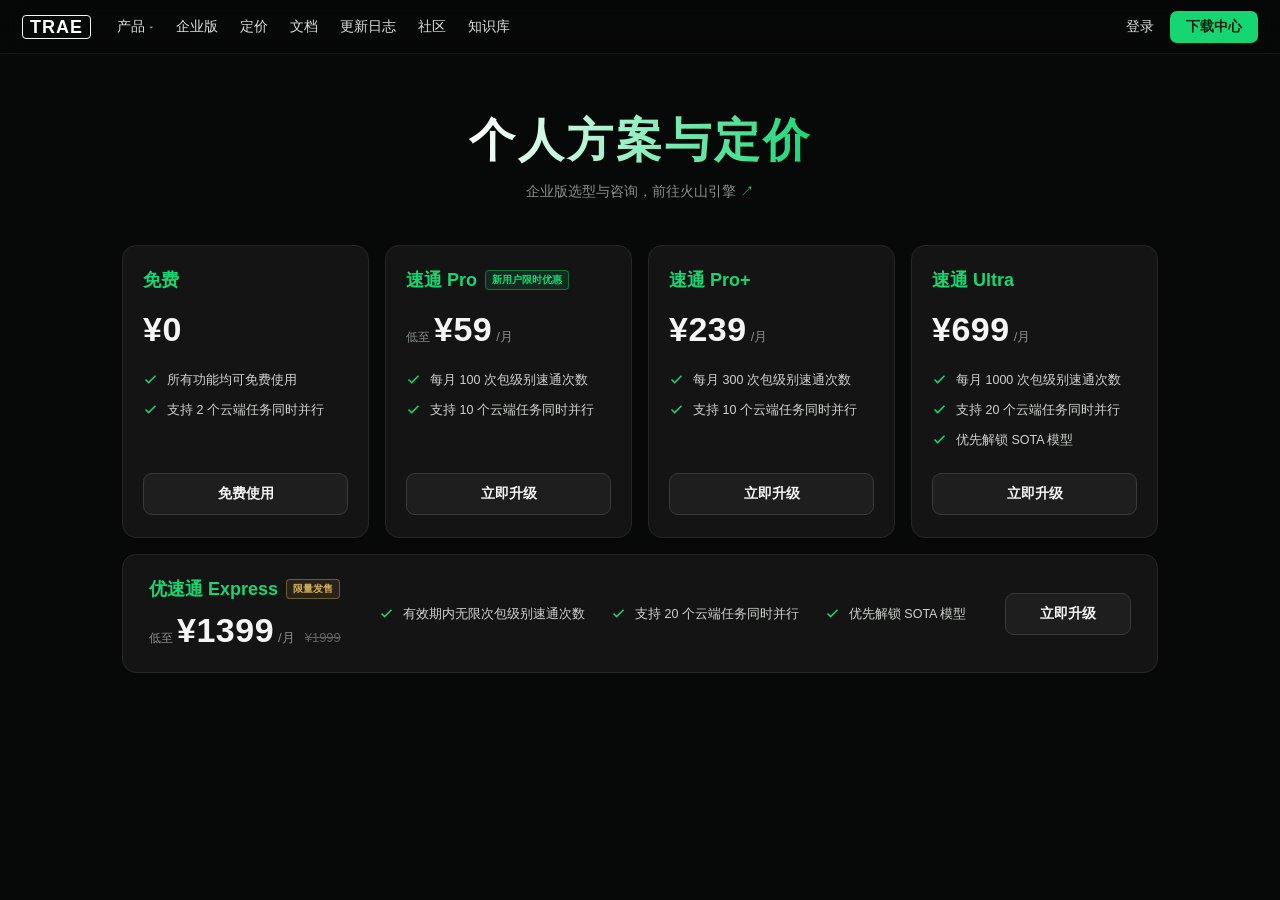
<file: work/定价.html>
<!DOCTYPE html>
<html lang="zh-CN">

<head>
  <meta charset="UTF-8">
  <meta name="viewport" content="width=device-width, initial-scale=1.0">
  <title>个人方案与定价 · TRAE</title>
  <style>
    :root {
      --bg: #070808;
      --panel: #141414;
      --panel-line: #2a2a2a;
      --text: #f5f5f5;
      --muted: #8a8f8b;
      --green: #16d672;
    }

    * {
      box-sizing: border-box;
      margin: 0;
      padding: 0;
    }

    body {
      background: var(--bg);
      color: var(--text);
      font-family: "PingFang SC", "Microsoft YaHei", "Helvetica Neue", Arial, sans-serif;
      -webkit-font-smoothing: antialiased;
      padding-top: 54px;
      min-height: 100vh;
    }

    .nav {
      position: fixed;
      top: 0;
      left: 0;
      right: 0;
      z-index: 100;
      display: flex;
      align-items: center;
      justify-content: space-between;
      height: 54px;
      padding: 0 22px;
      background: rgba(7, 8, 8, .72);
      backdrop-filter: blur(10px);
      -webkit-backdrop-filter: blur(10px);
      border-bottom: 1px solid rgba(255, 255, 255, .06);
    }

    .nav-left {
      display: flex;
      align-items: center;
      gap: 26px;
    }

    .logo {
      font-weight: 800;
      font-size: 18px;
      letter-spacing: 1px;
      border: 1.5px solid var(--text);
      padding: 2px 7px;
      border-radius: 4px;
      line-height: 1;
    }

    .menu {
      display: flex;
      align-items: center;
      gap: 22px;
    }

    .menu a,
    .menu-item {
      color: var(--text);
      font-size: 13.5px;
      text-decoration: none;
      cursor: pointer;
      opacity: .9;
      white-space: nowrap;
    }

    .menu a:hover,
    .menu-item:hover {
      opacity: 1;
    }

    .menu-item {
      position: relative;
      display: flex;
      align-items: center;
      gap: 4px;
    }

    .caret {
      font-size: 9px;
      opacity: .7;
      transition: transform .2s;
    }

    .menu-item:hover .caret {
      transform: rotate(180deg);
    }

    .nav-right {
      display: flex;
      align-items: center;
      gap: 16px;
    }

    .login {
      color: var(--text);
      font-size: 13.5px;
      text-decoration: none;
      opacity: .9;
    }

    .btn-green {
      background: var(--green);
      color: #06210f;
      font-size: 13.5px;
      font-weight: 600;
      text-decoration: none;
      padding: 7px 16px;
      border-radius: 7px;
      display: inline-flex;
      align-items: center;
      gap: 6px;
      cursor: pointer;
      border: none;
      transition: filter .15s;
    }

    .btn-green:hover {
      filter: brightness(1.08);
    }

    .dropdown {
      position: absolute;
      top: 30px;
      left: -12px;
      width: 248px;
      background: var(--panel);
      border: 1px solid var(--panel-line);
      border-radius: 12px;
      padding: 8px;
      opacity: 0;
      visibility: hidden;
      transform: translateY(-6px);
      transition: .18s ease;
      box-shadow: 0 18px 40px rgba(0, 0, 0, .55);
    }

    .menu-item:hover .dropdown {
      opacity: 1;
      visibility: visible;
      transform: translateY(0);
    }

    .dd-item {
      display: flex;
      gap: 11px;
      padding: 9px 10px;
      border-radius: 8px;
      cursor: pointer;
    }

    .dd-item:hover {
      background: rgba(255, 255, 255, .05);
    }

    .dd-icon {
      flex: none;
      width: 30px;
      height: 30px;
      border-radius: 8px;
      background: #222;
      border: 1px solid #313131;
      display: flex;
      align-items: center;
      justify-content: center;
      color: #cfcfcf;
    }

    .dd-text {
      display: flex;
      flex-direction: column;
      gap: 3px;
    }

    .dd-title {
      display: flex;
      align-items: center;
      gap: 7px;
      font-size: 13.5px;
      font-weight: 600;
      color: var(--text);
    }

    .badge-new {
      font-size: 9px;
      font-weight: 700;
      color: var(--green);
      border: 1px solid rgba(22, 214, 114, .5);
      border-radius: 4px;
      padding: 1px 4px;
      letter-spacing: .5px;
    }

    .dd-sub {
      font-size: 11.5px;
      color: var(--muted);
    }

    .head {
      text-align: center;
      padding: 60px 20px 14px;
    }

    .head h1 {
      font-size: 46px;
      font-weight: 800;
      letter-spacing: 3px;
      line-height: 1.15;
      background: linear-gradient(100deg, #ffffff 0%, #9ff0c8 45%, #16d672 100%);
      -webkit-background-clip: text;
      background-clip: text;
      -webkit-text-fill-color: transparent;
      color: transparent;
      display: inline-block;
    }

    .head .sub {
      margin-top: 16px;
      font-size: 14px;
      color: var(--muted);
    }

    .head .sub a {
      color: var(--muted);
      text-decoration: none;
    }

    .head .sub a:hover {
      color: var(--text);
    }

    .head .sub .arrow {
      color: var(--green);
    }

    .plans-wrap {
      max-width: 1080px;
      margin: 0 auto;
      padding: 30px 22px 80px;
    }

    .plans {
      display: flex;
      gap: 16px;
      flex-wrap: wrap;
    }

    .plan {
      flex: 1 1 0;
      min-width: 220px;
      display: flex;
      flex-direction: column;
      background: var(--panel);
      border: 1px solid #262626;
      border-radius: 14px;
      padding: 22px 20px;
      cursor: pointer;
      transition: border-color .18s, background .18s, box-shadow .18s;
    }

    .plan:hover,
    .plan-wide:hover {
      border: 1.5px solid var(--green);
      background: #0f1a14;
      box-shadow: 0 0 0 1px rgba(22, 214, 114, .15), 0 16px 40px rgba(22, 214, 114, .08);
    }

    .plan-head {
      display: flex;
      align-items: center;
      gap: 8px;
      margin-bottom: 18px;
      min-height: 24px;
    }

    .plan-name {
      font-size: 18px;
      font-weight: 700;
    }

    .plan-name.accent {
      color: var(--green);
    }

    .tag {
      font-size: 10px;
      font-weight: 700;
      color: var(--green);
      background: rgba(22, 214, 114, .12);
      border: 1px solid rgba(22, 214, 114, .4);
      border-radius: 4px;
      padding: 2px 6px;
    }

    .tag.gray {
      color: #d8b15a;
      background: rgba(216, 177, 90, .1);
      border-color: rgba(216, 177, 90, .4);
    }

    .price {
      display: flex;
      align-items: baseline;
      gap: 4px;
      margin-bottom: 22px;
      flex-wrap: wrap;
    }

    .price .pre {
      font-size: 12px;
      color: var(--muted);
    }

    .price .num {
      font-size: 34px;
      font-weight: 800;
      letter-spacing: .5px;
    }

    .price .per {
      font-size: 13px;
      color: var(--muted);
    }

    .price .old {
      font-size: 13px;
      color: #5f635f;
      text-decoration: line-through;
      margin-left: 6px;
    }

    .feats {
      display: flex;
      flex-direction: column;
      gap: 12px;
      flex: 1;
      margin-bottom: 24px;
    }

    .feat {
      display: flex;
      align-items: flex-start;
      gap: 9px;
      font-size: 12.5px;
      color: #cfd2cf;
      line-height: 1.45;
    }

    .feat svg {
      flex: none;
      margin-top: 1px;
      color: var(--green);
    }

    .plan-btn {
      width: 100%;
      text-align: center;
      padding: 11px 0;
      border-radius: 9px;
      font-size: 14px;
      font-weight: 600;
      cursor: pointer;
      border: 1px solid #3a3a3a;
      background: #1e1e1e;
      color: var(--text);
      text-decoration: none;
      display: block;
      transition: .15s;
    }

    .plan-btn:hover {
      background: #262626;
    }

    .plan-btn.primary,
    .plan:hover .plan-btn,
    .plan-wide:hover .plan-btn {
      background: var(--green);
      color: #06210f;
      border: none;
    }

    .plan-btn.primary:hover,
    .plan:hover .plan-btn:hover,
    .plan-wide:hover .plan-btn:hover {
      filter: brightness(1.08);
      background: var(--green);
    }

    .plan-wide {
      flex: 1 1 100%;
      display: flex;
      align-items: center;
      gap: 30px;
      flex-wrap: wrap;
      background: var(--panel);
      border: 1px solid #262626;
      border-radius: 14px;
      padding: 22px 26px;
      margin-top: 16px;
      cursor: pointer;
      transition: border-color .18s, background .18s, box-shadow .18s;
    }

    .plan-wide .left {
      display: flex;
      flex-direction: column;
      gap: 10px;
      min-width: 200px;
    }

    .plan-wide .feats {
      flex-direction: row;
      flex-wrap: wrap;
      gap: 10px 26px;
      margin: 0;
      flex: 1;
    }

    .plan-wide .plan-btn {
      width: auto;
      padding: 11px 34px;
    }

    .plan-wide .price {
      margin: 0;
    }

    @media (max-width:880px) {
      .menu {
        display: none;
      }

      .plan {
        flex: 1 1 calc(50% - 8px);
      }

      .head h1 {
        font-size: 32px;
        letter-spacing: 1px;
      }

      .plan-wide {
        flex-direction: column;
        align-items: flex-start;
      }
    }

    @media (max-width:520px) {
      .plan {
        flex: 1 1 100%;
      }
    }
  </style>
</head>

<body>
  <header class="nav">
    <div class="nav-left">
      <div class="logo"><a href="./主页面.html" style="color: white; text-decoration: none;">TRAE</a></div>
      <nav class="menu">
        <div class="menu-item">产品 <span class="caret">▾</span>
          <div class="dropdown">
            <div class="dd-item">
              <div class="dd-icon"><svg viewBox="0 0 24 24" width="16" height="16" fill="none" stroke="currentColor"
                  stroke-width="2">
                  <rect x="3" y="4" width="18" height="14" rx="2" />
                  <path d="M8 20h8" />
                </svg></div>
              <div class="dd-text">
                <div class="dd-title">TRAE Work <span class="badge-new">NEW</span></div>
                <div class="dd-sub">AI 工作助手</div>
              </div>
            </div>
            <div class="dd-item">
              <div class="dd-icon"><svg viewBox="0 0 24 24" width="16" height="16" fill="none" stroke="currentColor"
                  stroke-width="2">
                  <path d="M8 9l-4 3 4 3M16 9l4 3-4 3M13 6l-2 12" />
                </svg></div>
              <div class="dd-text">
                <div class="dd-title">TRAE IDE</div>
                <div class="dd-sub">AI 原生 IDE</div>
              </div>
            </div>
            <div class="dd-item">
              <div class="dd-icon"><svg viewBox="0 0 24 24" width="16" height="16" fill="none" stroke="currentColor"
                  stroke-width="2">
                  <path d="M11 4H6a2 2 0 00-2 2v5m0 4v3a2 2 0 002 2h12a2 2 0 002-2v-7" />
                  <rect x="13" y="2" width="8" height="8" rx="1.5" />
                </svg></div>
              <div class="dd-text">
                <div class="dd-title">TRAE 插件</div>
                <div class="dd-sub">AI 编程助手</div>
              </div>
            </div>
          </div>
        </div>
        <a href="#">企业版</a>
        <a href="./定价.html">定价</a>
        <a href="#">文档</a>
        <a href="./更新日志.html">更新日志</a>
        <a href="#">社区</a>
        <a href="#">知识库</a>
      </nav>
    </div>
    <div class="nav-right">
      <a href="#" class="login">登录</a>
      <a href="#" class="btn-green">下载中心</a>
    </div>
  </header>
  <section class="head">
    <h1>个人方案与定价</h1>
    <div class="sub">企业版选型与咨询，前往火山引擎 <span class="arrow">↗</span></div>
  </section>
  <div class="plans-wrap">
    <div class="plans">
      <div class="plan">
        <div class="plan-head"><span class="plan-name accent">免费</span></div>
        <div class="price"><span class="num">¥0</span></div>
        <div class="feats">
          <div class="feat"><svg width="15" height="15" viewBox="0 0 24 24" fill="none" stroke="currentColor"
              stroke-width="2.4">
              <path d="M20 6L9 17l-5-5" />
            </svg>所有功能均可免费使用</div>
          <div class="feat"><svg width="15" height="15" viewBox="0 0 24 24" fill="none" stroke="currentColor"
              stroke-width="2.4">
              <path d="M20 6L9 17l-5-5" />
            </svg>支持 2 个云端任务同时并行</div>
        </div>
        <a href="#" class="plan-btn">免费使用</a>
      </div>
      <div class="plan">
        <div class="plan-head"><span class="plan-name accent">速通 Pro</span><span class="tag">新用户限时优惠</span></div>
        <div class="price"><span class="pre">低至</span><span class="num">¥59</span><span class="per">/月</span></div>
        <div class="feats">
          <div class="feat"><svg width="15" height="15" viewBox="0 0 24 24" fill="none" stroke="currentColor"
              stroke-width="2.4">
              <path d="M20 6L9 17l-5-5" />
            </svg>每月 100 次包级别速通次数</div>
          <div class="feat"><svg width="15" height="15" viewBox="0 0 24 24" fill="none" stroke="currentColor"
              stroke-width="2.4">
              <path d="M20 6L9 17l-5-5" />
            </svg>支持 10 个云端任务同时并行</div>
        </div>
        <a href="#" class="plan-btn">立即升级</a>
      </div>
      <div class="plan">
        <div class="plan-head"><span class="plan-name accent">速通 Pro+</span></div>
        <div class="price"><span class="num">¥239</span><span class="per">/月</span></div>
        <div class="feats">
          <div class="feat"><svg width="15" height="15" viewBox="0 0 24 24" fill="none" stroke="currentColor"
              stroke-width="2.4">
              <path d="M20 6L9 17l-5-5" />
            </svg>每月 300 次包级别速通次数</div>
          <div class="feat"><svg width="15" height="15" viewBox="0 0 24 24" fill="none" stroke="currentColor"
              stroke-width="2.4">
              <path d="M20 6L9 17l-5-5" />
            </svg>支持 10 个云端任务同时并行</div>
        </div>
        <a href="#" class="plan-btn">立即升级</a>
      </div>
      <div class="plan">
        <div class="plan-head"><span class="plan-name accent">速通 Ultra</span></div>
        <div class="price"><span class="num">¥699</span><span class="per">/月</span></div>
        <div class="feats">
          <div class="feat"><svg width="15" height="15" viewBox="0 0 24 24" fill="none" stroke="currentColor"
              stroke-width="2.4">
              <path d="M20 6L9 17l-5-5" />
            </svg>每月 1000 次包级别速通次数</div>
          <div class="feat"><svg width="15" height="15" viewBox="0 0 24 24" fill="none" stroke="currentColor"
              stroke-width="2.4">
              <path d="M20 6L9 17l-5-5" />
            </svg>支持 20 个云端任务同时并行</div>
          <div class="feat"><svg width="15" height="15" viewBox="0 0 24 24" fill="none" stroke="currentColor"
              stroke-width="2.4">
              <path d="M20 6L9 17l-5-5" />
            </svg>优先解锁 SOTA 模型</div>
        </div>
        <a href="#" class="plan-btn">立即升级</a>
      </div>

    </div>
    <div class="plan-wide">
      <div class="left">
        <div class="plan-head" style="margin:0;"><span class="plan-name accent">优速通 Express</span><span
            class="tag gray">限量发售</span></div>
        <div class="price"><span class="pre">低至</span><span class="num">¥1399</span><span class="per">/月</span><span
            class="old">¥1999</span></div>
      </div>
      <div class="feats">
        <div class="feat"><svg width="15" height="15" viewBox="0 0 24 24" fill="none" stroke="currentColor"
            stroke-width="2.4">
            <path d="M20 6L9 17l-5-5" />
          </svg>有效期内无限次包级别速通次数</div>
        <div class="feat"><svg width="15" height="15" viewBox="0 0 24 24" fill="none" stroke="currentColor"
            stroke-width="2.4">
            <path d="M20 6L9 17l-5-5" />
          </svg>支持 20 个云端任务同时并行</div>
        <div class="feat"><svg width="15" height="15" viewBox="0 0 24 24" fill="none" stroke="currentColor"
            stroke-width="2.4">
            <path d="M20 6L9 17l-5-5" />
          </svg>优先解锁 SOTA 模型</div>
      </div>
      <a href="#" class="plan-btn">立即升级</a>
    </div>
  </div>

</body>

</html>
</file>
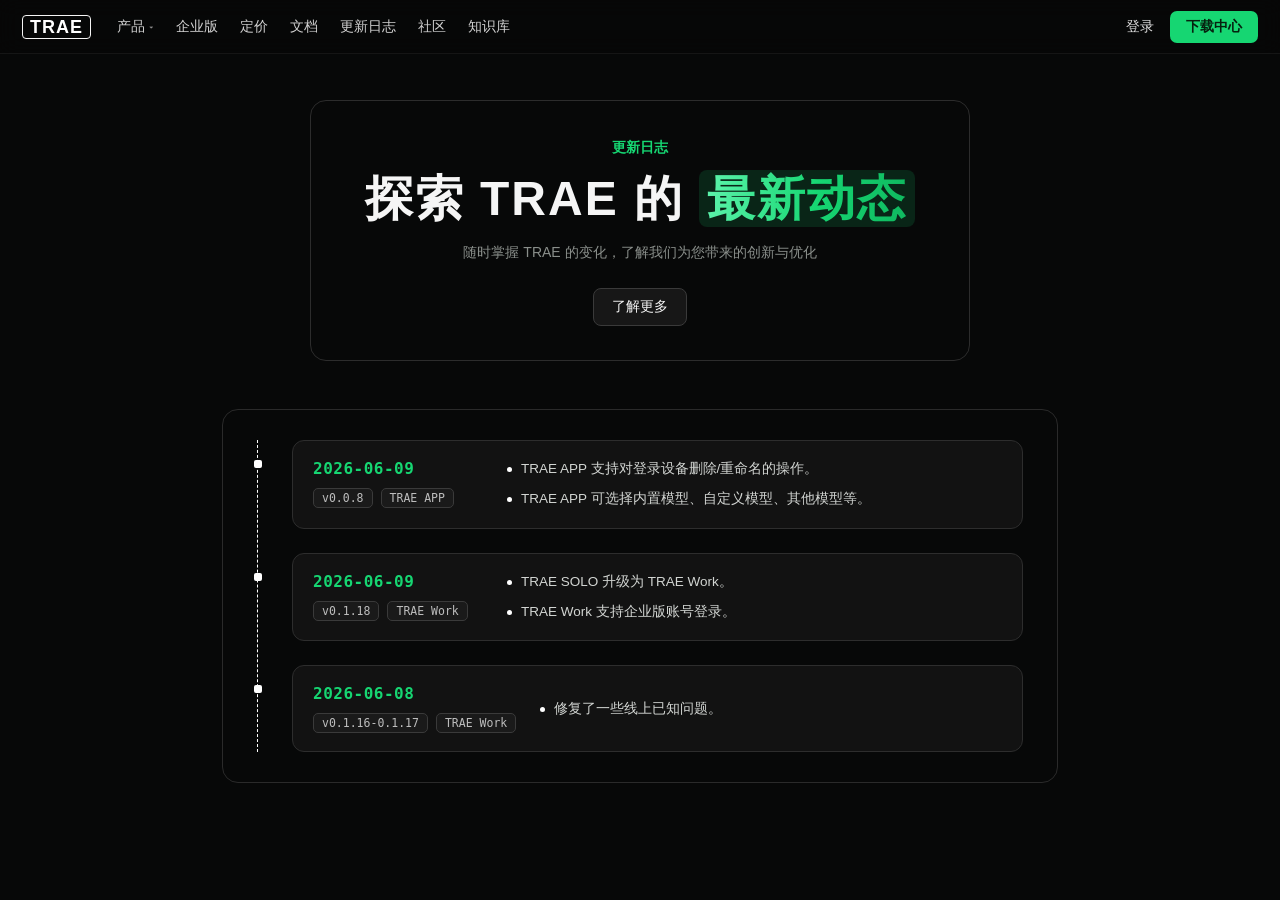
<file: work/更新日志.html>
<!DOCTYPE html>
<html lang="zh-CN">

<head>
  <meta charset="UTF-8">
  <meta name="viewport" content="width=device-width, initial-scale=1.0">
  <title>更新日志 · TRAE</title>
  <style>
    :root {
      --bg: #070808;
      --panel: #141414;
      --panel-line: #2a2a2a;
      --text: #f5f5f5;
      --muted: #8a8f8b;
      --green: #16d672;
      --mono: "SF Mono", "JetBrains Mono", "Consolas", "Menlo", monospace;
    }

    * {
      box-sizing: border-box;
      margin: 0;
      padding: 0;
    }

    body {
      background: var(--bg);
      color: var(--text);
      font-family: "PingFang SC", "Microsoft YaHei", "Helvetica Neue", Arial, sans-serif;
      -webkit-font-smoothing: antialiased;
      padding-top: 54px;
      min-height: 100vh;
    }

    .nav {
      position: fixed;
      top: 0;
      left: 0;
      right: 0;
      z-index: 100;
      display: flex;
      align-items: center;
      justify-content: space-between;
      height: 54px;
      padding: 0 22px;
      background: rgba(7, 8, 8, .72);
      backdrop-filter: blur(10px);
      -webkit-backdrop-filter: blur(10px);
      border-bottom: 1px solid rgba(255, 255, 255, .06);
    }

    .nav-left {
      display: flex;
      align-items: center;
      gap: 26px;
    }

    .logo {
      font-weight: 800;
      font-size: 18px;
      letter-spacing: 1px;
      border: 1.5px solid var(--text);
      padding: 2px 7px;
      border-radius: 4px;
      line-height: 1;
    }

    .menu {
      display: flex;
      align-items: center;
      gap: 22px;
    }

    .menu a,
    .menu-item {
      color: var(--text);
      font-size: 13.5px;
      text-decoration: none;
      cursor: pointer;
      opacity: .85;
      white-space: nowrap;
    }

    .menu a:hover,
    .menu-item:hover {
      opacity: 1;
    }

    .menu a.active {
      opacity: 1;
      font-weight: 700;
    }

    .menu-item {
      position: relative;
      display: flex;
      align-items: center;
      gap: 4px;
    }

    .caret {
      font-size: 9px;
      opacity: .7;
      transition: transform .2s;
    }

    .menu-item:hover .caret {
      transform: rotate(180deg);
    }

    .nav-right {
      display: flex;
      align-items: center;
      gap: 16px;
    }

    .login {
      color: var(--text);
      font-size: 13.5px;
      text-decoration: none;
      opacity: .9;
    }

    .btn-green {
      background: var(--green);
      color: #06210f;
      font-size: 13.5px;
      font-weight: 600;
      text-decoration: none;
      padding: 7px 16px;
      border-radius: 7px;
      display: inline-flex;
      align-items: center;
      gap: 6px;
      cursor: pointer;
      border: none;
      transition: filter .15s;
    }

    .btn-green:hover {
      filter: brightness(1.08);
    }

    .dropdown {
      position: absolute;
      top: 30px;
      left: -12px;
      width: 248px;
      background: var(--panel);
      border: 1px solid var(--panel-line);
      border-radius: 12px;
      padding: 8px;
      opacity: 0;
      visibility: hidden;
      transform: translateY(-6px);
      transition: .18s ease;
      box-shadow: 0 18px 40px rgba(0, 0, 0, .55);
    }

    .menu-item:hover .dropdown {
      opacity: 1;
      visibility: visible;
      transform: translateY(0);
    }

    .dd-item {
      display: flex;
      gap: 11px;
      padding: 9px 10px;
      border-radius: 8px;
      cursor: pointer;
    }

    .dd-item:hover {
      background: rgba(255, 255, 255, .05);
    }

    .dd-icon {
      flex: none;
      width: 30px;
      height: 30px;
      border-radius: 8px;
      background: #222;
      border: 1px solid #313131;
      display: flex;
      align-items: center;
      justify-content: center;
      color: #cfcfcf;
    }

    .dd-text {
      display: flex;
      flex-direction: column;
      gap: 3px;
    }

    .dd-title {
      display: flex;
      align-items: center;
      gap: 7px;
      font-size: 13.5px;
      font-weight: 600;
      color: var(--text);
    }

    .badge-new {
      font-size: 9px;
      font-weight: 700;
      color: var(--green);
      border: 1px solid rgba(22, 214, 114, .5);
      border-radius: 4px;
      padding: 1px 4px;
      letter-spacing: .5px;
    }

    .dd-sub {
      font-size: 11.5px;
      color: var(--muted);
    }

    .hero {
      max-width: 660px;
      margin: 46px auto 0;
      text-align: center;
      border: 1px solid #2c2c2c;
      border-radius: 16px;
      padding: 38px 30px 34px;
    }

    .hero .eyebrow {
      color: var(--green);
      font-size: 14px;
      font-weight: 600;
      margin-bottom: 14px;
    }

    .hero h1 {
      font-size: 48px;
      font-weight: 800;
      letter-spacing: 2px;
      line-height: 1.15;
      margin-bottom: 18px;
    }

    .hero h1 .hl {
      background: rgba(22, 214, 114, .14);
      border-radius: 8px;
      padding: 2px 8px;
    }

    .hero h1 .grad {
      background: linear-gradient(95deg, #5cf3ab 0%, #16d672 55%, #0fb85f 100%);
      -webkit-background-clip: text;
      background-clip: text;
      -webkit-text-fill-color: transparent;
      color: transparent;
    }

    .hero .desc {
      font-size: 14px;
      color: var(--muted);
      margin-bottom: 26px;
    }

    .hero .more {
      display: inline-block;
      font-size: 13.5px;
      color: var(--text);
      text-decoration: none;
      border: 1px solid #3a3a3a;
      border-radius: 8px;
      padding: 9px 18px;
      background: #171717;
      transition: .15s;
    }

    .hero .more:hover {
      background: #222;
    }

    .log-wrap {
      max-width: 880px;
      margin: 48px auto 90px;
      padding: 0 22px;
    }

    .log-box {
      border: 1px solid #2a2a2a;
      border-radius: 16px;
      padding: 30px 34px;
    }

    .timeline {
      position: relative;
      border-left: 1px dashed #ffffff;
      padding-left: 34px;
      display: flex;
      flex-direction: column;
      gap: 24px;
    }

    .entry {
      position: relative;
    }

    .entry::before {
      content: "";
      position: absolute;
      left: -38px;
      top: 20px;
      width: 8px;
      height: 8px;
      border-radius: 2px;
      background: #fff;
    }

    .entry-card {
      display: flex;
      gap: 24px;
      flex-wrap: wrap;
      border: 1px solid #2d2d2d;
      border-radius: 12px;
      padding: 18px 20px;
      background: #121212;
    }

    .entry-meta {
      display: flex;
      flex-direction: column;
      gap: 10px;
      min-width: 170px;
    }

    .entry-date {
      font-family: var(--mono);
      font-size: 16px;
      font-weight: 700;
      color: var(--green);
      letter-spacing: .5px;
    }

    .tags {
      display: flex;
      gap: 8px;
      flex-wrap: wrap;
    }

    .tag {
      font-family: var(--mono);
      font-size: 11.5px;
      color: #bdbdbd;
      border: 1px solid #3a3a3a;
      border-radius: 5px;
      padding: 2px 8px;
      background: #1a1a1a;
    }

    .entry-list {
      flex: 1;
      min-width: 240px;
      display: flex;
      flex-direction: column;
      gap: 10px;
      justify-content: center;
    }

    .entry-list .li {
      display: flex;
      align-items: flex-start;
      gap: 9px;
      font-size: 13.5px;
      color: #d2d5d2;
      line-height: 1.5;
    }

    .entry-list .dot {
      flex: none;
      width: 5px;
      height: 5px;
      border-radius: 50%;
      background: #fff;
      margin-top: 8px;
    }

    @media (max-width:760px) {
      .menu {
        display: none;
      }

      .hero h1 {
        font-size: 32px;
      }

      .entry-card {
        flex-direction: column;
        gap: 14px;
      }
    }
  </style>
</head>

<body>
  <header class="nav">
    <div class="nav-left">
      <div class="logo"><a href="./主页面.html" style="color: white; text-decoration: none;">TRAE</a></div>
      <nav class="menu">
        <div class="menu-item">产品 <span class="caret">▾</span>
          <div class="dropdown">
            <div class="dd-item">
              <div class="dd-icon"><svg viewBox="0 0 24 24" width="16" height="16" fill="none" stroke="currentColor"
                  stroke-width="2">
                  <rect x="3" y="4" width="18" height="14" rx="2" />
                  <path d="M8 20h8" />
                </svg></div>
              <div class="dd-text">
                <div class="dd-title">TRAE Work <span class="badge-new">NEW</span></div>
                <div class="dd-sub">AI 工作助手</div>
              </div>
            </div>
            <div class="dd-item">
              <div class="dd-icon"><svg viewBox="0 0 24 24" width="16" height="16" fill="none" stroke="currentColor"
                  stroke-width="2">
                  <path d="M8 9l-4 3 4 3M16 9l4 3-4 3M13 6l-2 12" />
                </svg></div>
              <div class="dd-text">
                <div class="dd-title">TRAE IDE</div>
                <div class="dd-sub">AI 原生 IDE</div>
              </div>
            </div>
            <div class="dd-item">
              <div class="dd-icon"><svg viewBox="0 0 24 24" width="16" height="16" fill="none" stroke="currentColor"
                  stroke-width="2">
                  <path d="M11 4H6a2 2 0 00-2 2v5m0 4v3a2 2 0 002 2h12a2 2 0 002-2v-7" />
                  <rect x="13" y="2" width="8" height="8" rx="1.5" />
                </svg></div>
              <div class="dd-text">
                <div class="dd-title">TRAE 插件</div>
                <div class="dd-sub">AI 编程助手</div>
              </div>
            </div>
          </div>
        </div>
        <a href="#">企业版</a>
        <a href="./定价.html">定价</a>
        <a href="#">文档</a>
        <a href="./更新日志.html">更新日志</a>
        <a href="#">社区</a>
        <a href="#">知识库</a>
      </nav>
    </div>
    <div class="nav-right">
      <a href="#" class="login">登录</a>
      <a href="#" class="btn-green">下载中心</a>
    </div>
  </header>
  <section class="hero">
    <div class="eyebrow">更新日志</div>
    <h1>探索 TRAE 的 <span class="hl"><span class="grad">最新动态</span></span></h1>
    <div class="desc">随时掌握 TRAE 的变化，了解我们为您带来的创新与优化</div>
    <a href="#" class="more">了解更多</a>
  </section>
  <div class="log-wrap">
    <div class="log-box">
      <div class="timeline">
        <div class="entry">
          <div class="entry-card">
            <div class="entry-meta">
              <div class="entry-date">2026-06-09</div>
              <div class="tags"><span class="tag">v0.0.8</span><span class="tag">TRAE APP</span></div>
            </div>
            <div class="entry-list">
              <div class="li"><span class="dot"></span>TRAE APP 支持对登录设备删除/重命名的操作。</div>
              <div class="li"><span class="dot"></span>TRAE APP 可选择内置模型、自定义模型、其他模型等。</div>
            </div>
          </div>
        </div>
        <div class="entry">
          <div class="entry-card">
            <div class="entry-meta">
              <div class="entry-date">2026-06-09</div>
              <div class="tags"><span class="tag">v0.1.18</span><span class="tag">TRAE Work</span></div>
            </div>
            <div class="entry-list">
              <div class="li"><span class="dot"></span>TRAE SOLO 升级为 TRAE Work。</div>
              <div class="li"><span class="dot"></span>TRAE Work 支持企业版账号登录。</div>
            </div>
          </div>
        </div>
        <div class="entry">
          <div class="entry-card">
            <div class="entry-meta">
              <div class="entry-date">2026-06-08</div>
              <div class="tags"><span class="tag">v0.1.16-0.1.17</span><span class="tag">TRAE Work</span></div>
            </div>
            <div class="entry-list">
              <div class="li"><span class="dot"></span>修复了一些线上已知问题。</div>
            </div>
          </div>
        </div>

      </div>
    </div>
  </div>

</body>

</html>
</file>
<file: des/2.css>
*{
    margin: 0;
    padding: 0;

}body{
    height: 100vh;
    display: flex;
    justify-content: center;
    align-items: center;
    background: linear-gradient(150deg,#d299c2,#fef9d7);
    overflow: hidden;
}
.container{
    width: 200px;
    height: 200px;
    position: relative;
}
.bubble{
    width: 100%;
    height: 100%;
    background: radial-gradient(circle at 75% 30%,#fff 5px,#ff21c0 8%,#5b5b5b 60%,
    #ff21c0 100%);
    border-radius: 50%;
    box-shadow: inset 0 0 20px #fff,inset 10px 0 46px #eaf5fc,
    inset 80px 0 60px #efcde6,inset -20px -60px 100px #fef6de,
    inset 0 50px 140px #fef6de,0 0 90px #fff;
    animation: bubble 4s ease-in-out infinite;
}
.shadow{
    background-color: rgba(0,0,0,0.15);
    width: 150px;
    height: 40px;
    border-radius: 50%;
    position: absolute;
    left: 50%;
    margin-left: -75px;
    bottom: -100px;
    filter: blur(1px);
    animation: shadow 4s ease-in-out infinite;


}
@keyframes bubble{
    0%,100%{
        transform: translateY(0);
    }
50%{
    transform: translateY(-80px);
    }
}
@keyframes shadow{
    0%,100%{
        transform: scale(0.5);
    }
}
</file>
<file: des/decoration.css>
a{
    display: inline-block;
    width: fit-content;
    padding: 8px 18px;
    border: 1px solid rgba(255,255,255,0.4);
    border-radius: 8px;
    box-shadow: 2px 2px 8px rgba(0, 0, 0, 0.15);
    background-color: rgba(255,255,255,0.2);
    color: #333;
    text-decoration: none;
    backdrop-filter: blur(5px);
    transition: all 1s;
}
a:hover{
    transition: all 0.3s;
    background-color: rgb(235, 214, 214);
    box-shadow: 2px 2px 12px rgba(0, 0, 0, 0.25);
    transform: translateY(-2px);
    scale: 1.05;
    color: black;
}
ul{
    position: absolute;
    top: 80%;
    left: 50%;
    transform: translate(-50%,-50%);
    display: flex;
    margin: 0;
    padding: 0;
}
ul li{
    list-style: none;
    transition: 0.5s;
}
ul li a{
    position: relative;
    display: block;
    text-align: center;
    margin: 0 30px;
    color: #57555b;
    font-size: 40px;
    text-decoration: none;
}
ul:hover li{
    transition: 0s;
    opacity: 0.2;
    filter: blur(2px);
}
ul:hover li.keep-clear{
    transition: opacity 0.5s 1s, filter 0.5s 1s;
    opacity: 0.2;
    filter: blur(2px);
}
ul li:hover{
    transition: 0.5s;
    opacity: 1;
    filter: blur(0px);
}
</file>
<file: des/github icons.css>
.github-icon {
    position: relative;
    display: flex;
    align-items: center;
    justify-content: center;
    box-sizing: border-box;
    min-width: calc(2em + 38px);
    height: 100%;
    padding: 8px 18px;
}

.github-icon svg {
    display: block;
    flex-shrink: 0;
    overflow: visible;
}

.github-icon .gh-cat {
    transform-box: view-box;
    transform-origin: 12px 12px;
}

.github-icon .gh-body,
.github-icon .gh-tail {
    stroke-dasharray: 1 2;
    stroke-dashoffset: 0;
}

.github-icon .gh-tail {
    transform-box: view-box;
    transform-origin: 9px 18px;
    transition: transform 0.3s ease;
}

/* 默认状态：黑墨水藏在底部以下；移开鼠标时平滑退下 */
.github-icon .gh-liquid {
    transform: translate(0px, 23px);
    transition: transform 0.45s ease-in;
}

/* 悬停触发组合动画 */
.github-icon:hover .gh-cat {
    animation: gh-cat-pop 1.1s ease-in-out forwards;
}

.github-icon:hover .gh-body {
    animation: gh-body-draw 0.4s ease-in-out forwards;
}

.github-icon:hover .gh-liquid {
    transform: translate(-24px, -3px);
    transition: none;
    animation: gh-ink-rise 0.7s cubic-bezier(0.22, 1, 0.36, 1) 0.22s both;
}

.github-icon:hover .gh-tail {
    animation:
        gh-tail-draw 0.5s ease-in-out forwards,
        gh-tail-wag 2.5s ease-in-out 0.5s infinite;
}

/* 整体缩放 + 蓄满瞬间轻弹 */
@keyframes gh-cat-pop {
    0% {
        transform: scale(0.92);
    }

    36% {
        transform: scale(1);
    }

    78% {
        transform: scale(1);
    }

    89% {
        transform: scale(1.07);
    }

    100% {
        transform: scale(1);
    }
}

/* 身体描边 */
@keyframes gh-body-draw {
    0% {
        opacity: 0;
        stroke-dashoffset: 1;
    }

    100% {
        opacity: 1;
        stroke-dashoffset: 0;
    }
}

/* 黑色液面波浪上升直至全黑 */
@keyframes gh-ink-rise {
    0% {
        transform: translate(0px, 23px);
    }

    55% {
        transform: translate(-14px, 8px);
    }

    100% {
        transform: translate(-24px, -3px);
    }
}

/* 尾巴从 0 慢慢画出 */
@keyframes gh-tail-draw {
    0% {
        opacity: 0;
        stroke-dashoffset: 1;
    }

    5% {
        opacity: 1;
    }

    100% {
        opacity: 1;
        stroke-dashoffset: 0;
    }
}

/* 尾巴循环摇摆 */
@keyframes gh-tail-wag {
    0% {
        transform: rotate(0deg);
    }

    14% {
        transform: rotate(-15deg);
    }

    28% {
        transform: rotate(15deg);
    }

    42% {
        transform: rotate(-10deg);
    }

    57% {
        transform: rotate(10deg);
    }

    71% {
        transform: rotate(-5deg);
    }

    85% {
        transform: rotate(5deg);
    }

    100% {
        transform: rotate(0deg);
    }
}
#t1 {
    position: absolute;
    right: 7px;
    bottom: 4px;
    font-size: 0.3em;
    line-height: 1;
    white-space: nowrap;
    pointer-events: none;
}
</file>
<file: des/鼠标跟随.css>
html,
      body {
        margin: 0;
        padding: 0;
        width: 100%;
        height: 100vh; /* 强制高度撑满整个屏幕 */
        cursor: none; /* 隐藏默认鼠标，用自定义图片代替 */
        overflow: hidden; /* 建议加上，防止图片移动到边缘撑出滚动条 */
      }
      a {
        cursor: none;
      }
      #cursor-img {
        position: absolute;
        height: 36px;
        z-index: 9999;
        /* 下面两行是重点 */
        pointer-events: none; /* 让鼠标事件穿透图片，避免图片阻挡点击，也能减少指针闪烁 */
        user-select: none; /* 防止图片被意外选中或拖拽 */
      }
</file>
<file: des/project.css>
* {
    padding: 0;
    margin: 0;
    box-sizing: border-box;
}

body {
    height: 100vh;
    background-image: linear-gradient(to top, #a8edea 0%, #fed6e3 100%);
    font-family: "Microsoft YaHei", sans-serif;
}

h1 {
    padding-top: 10px;
    text-align: center;
    font-size: 64px;
    font-weight: 700;
    color: rgba(0, 0, 0, 0.7);
    letter-spacing: 6px;
    text-shadow: 0 4px 12px rgba(0, 0, 0, 0.1);
}

ul {
    display: flex;
    flex-direction: column;
    flex-wrap: wrap;
    align-items: flex-start;
    align-content: flex-start;
    row-gap: 30px;
    column-gap: 150px;
    height: 600px;
    margin-top: 30px;
    margin-left: 30px;
    padding: 0;
}

ul li {
    list-style: none;
}

ul li a {
    display: flex;
    align-items: center;
    justify-content: center;
    text-align: center;
    width: 300px;
    height: 80px;
    border: 2px solid rgba(255, 255, 255, 0.6);
    border-radius: 16px;
    background: rgba(255, 255, 255, 0.35);
    backdrop-filter: blur(10px);
    color: #444;
    font-size: 26px;
    font-weight: 600;
    text-decoration: none;
    letter-spacing: 2px;
    transition: all 0.4s ease;
    box-shadow: 0 4px 15px rgba(0, 0, 0, 0.08);
}

ul li a:hover {
    transform: translateY(-8px);
    border-color: rgba(255, 255, 255, 0.9);
    background: rgba(255, 255, 255, 0.55);
    box-shadow: 0 12px 30px rgba(0, 0, 0, 0.2);
    color: #000000;
}

/* 桌面端隐藏分页导航按钮 */
.mobile-only {
    display: none;
}

@media (max-width: 768px) {
    h1 {
        font-size: 36px;
        padding-top: 30px;
        letter-spacing: 4px;
    }

    ul {
        height: auto;
        flex-wrap: nowrap;
        align-items: center;
        align-content: center;
        row-gap: 16px;
        column-gap: 0;
        margin: 30px 16px;
    }

    ul li a {
        width: calc(100vw - 40px);
        max-width: 340px;
        height: 64px;
        font-size: 18px;
        letter-spacing: 1px;
        border-radius: 12px;
    }

    /* 分页按钮样式略作区分 */
    .mobile-only a {
        background: rgba(255, 255, 255, 0.5);
        color: #666;
        font-size: 16px;
    }

    /* 手机端默认显示第一页 */
    .mobile-only {
        display: list-item;
    }

    .p2,
    .nav-p2 {
        display: none;
    }

    /* 切换到第二页时 */
    body.page2-active .p1,
    body.page2-active .nav-p1 {
        display: none;
    }

    body.page2-active .p2,
    body.page2-active .nav-p2 {
        display: list-item;
    }
}
</file>
<file: font/iconfont.css>
@font-face {
  font-family: "iconfont"; /* Project id  */
  src: url('iconfont.ttf?t=1779109818175') format('truetype');
}

.iconfont {
  font-family: "iconfont" !important;
  font-size: 16px;
  font-style: normal;
  -webkit-font-smoothing: antialiased;
  -moz-osx-font-smoothing: grayscale;
}

.icon-bofang:before {
  content: "\e610";
}
</file>
